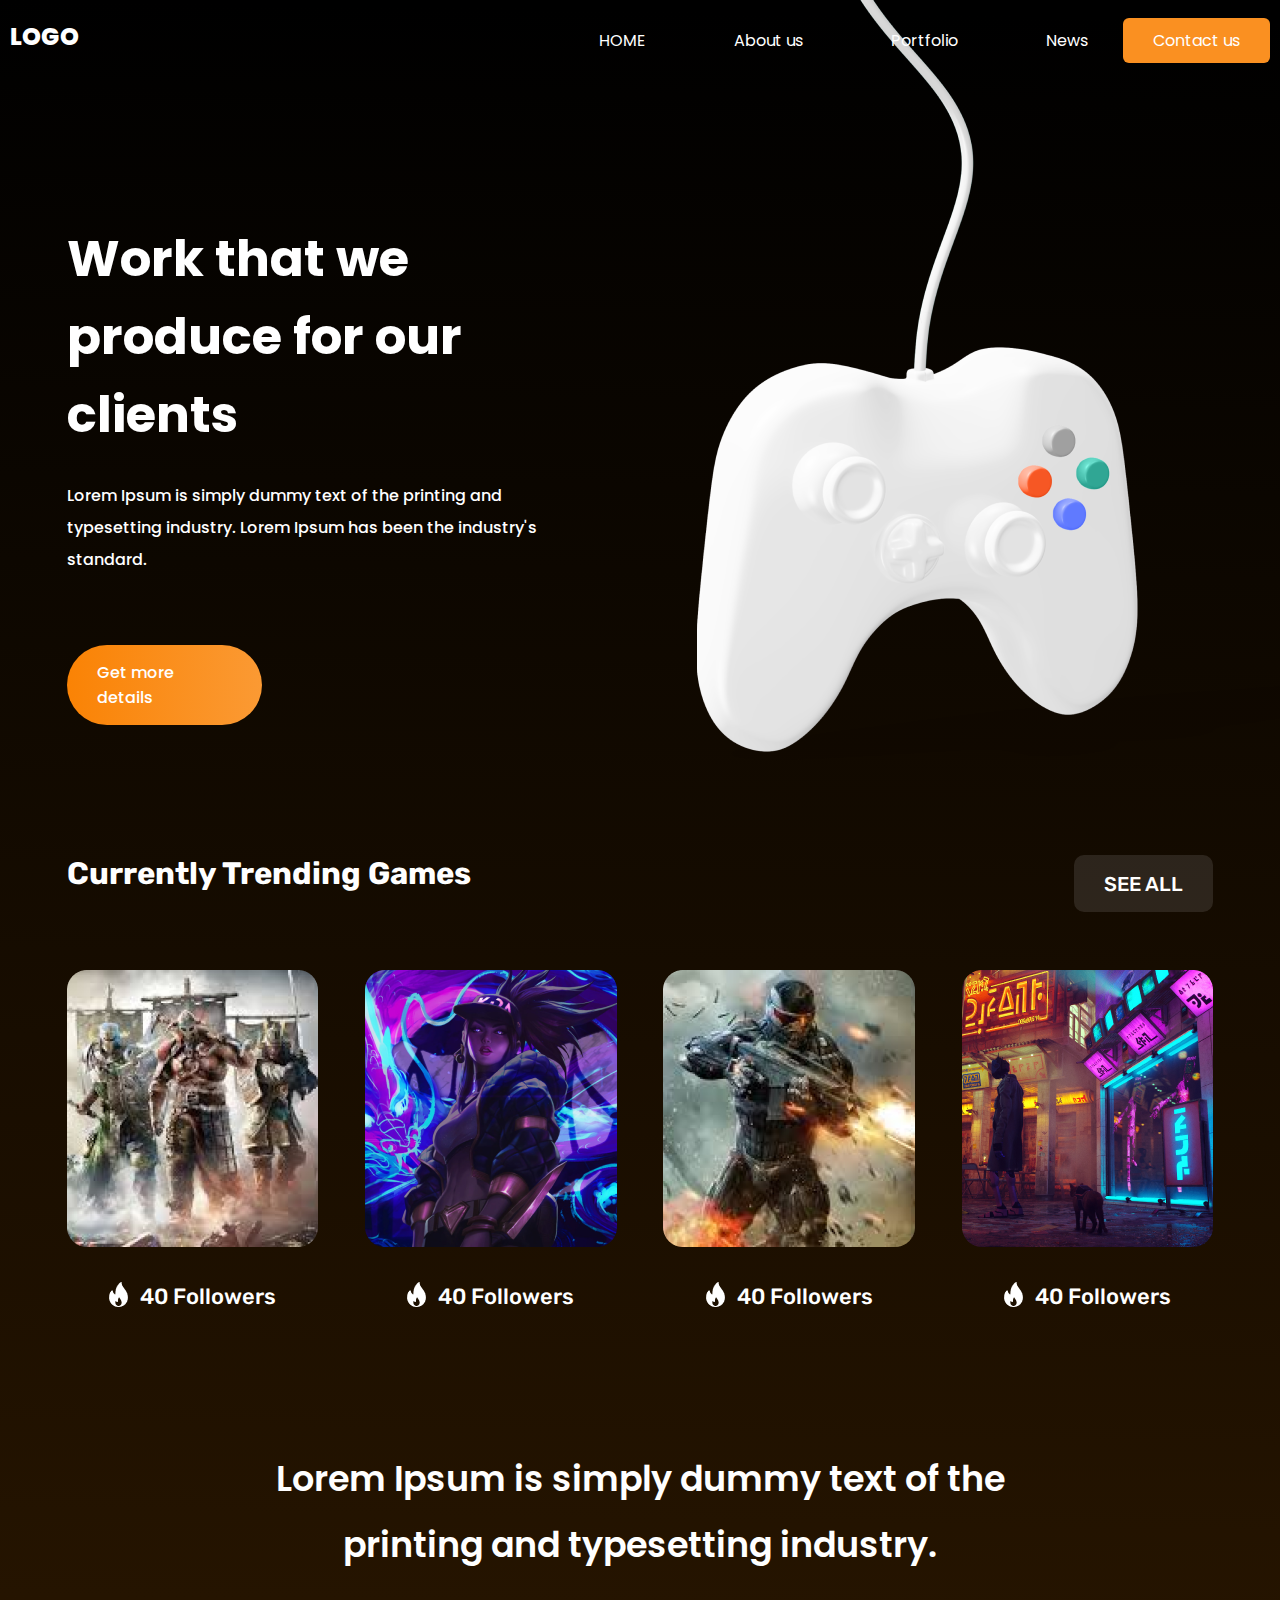
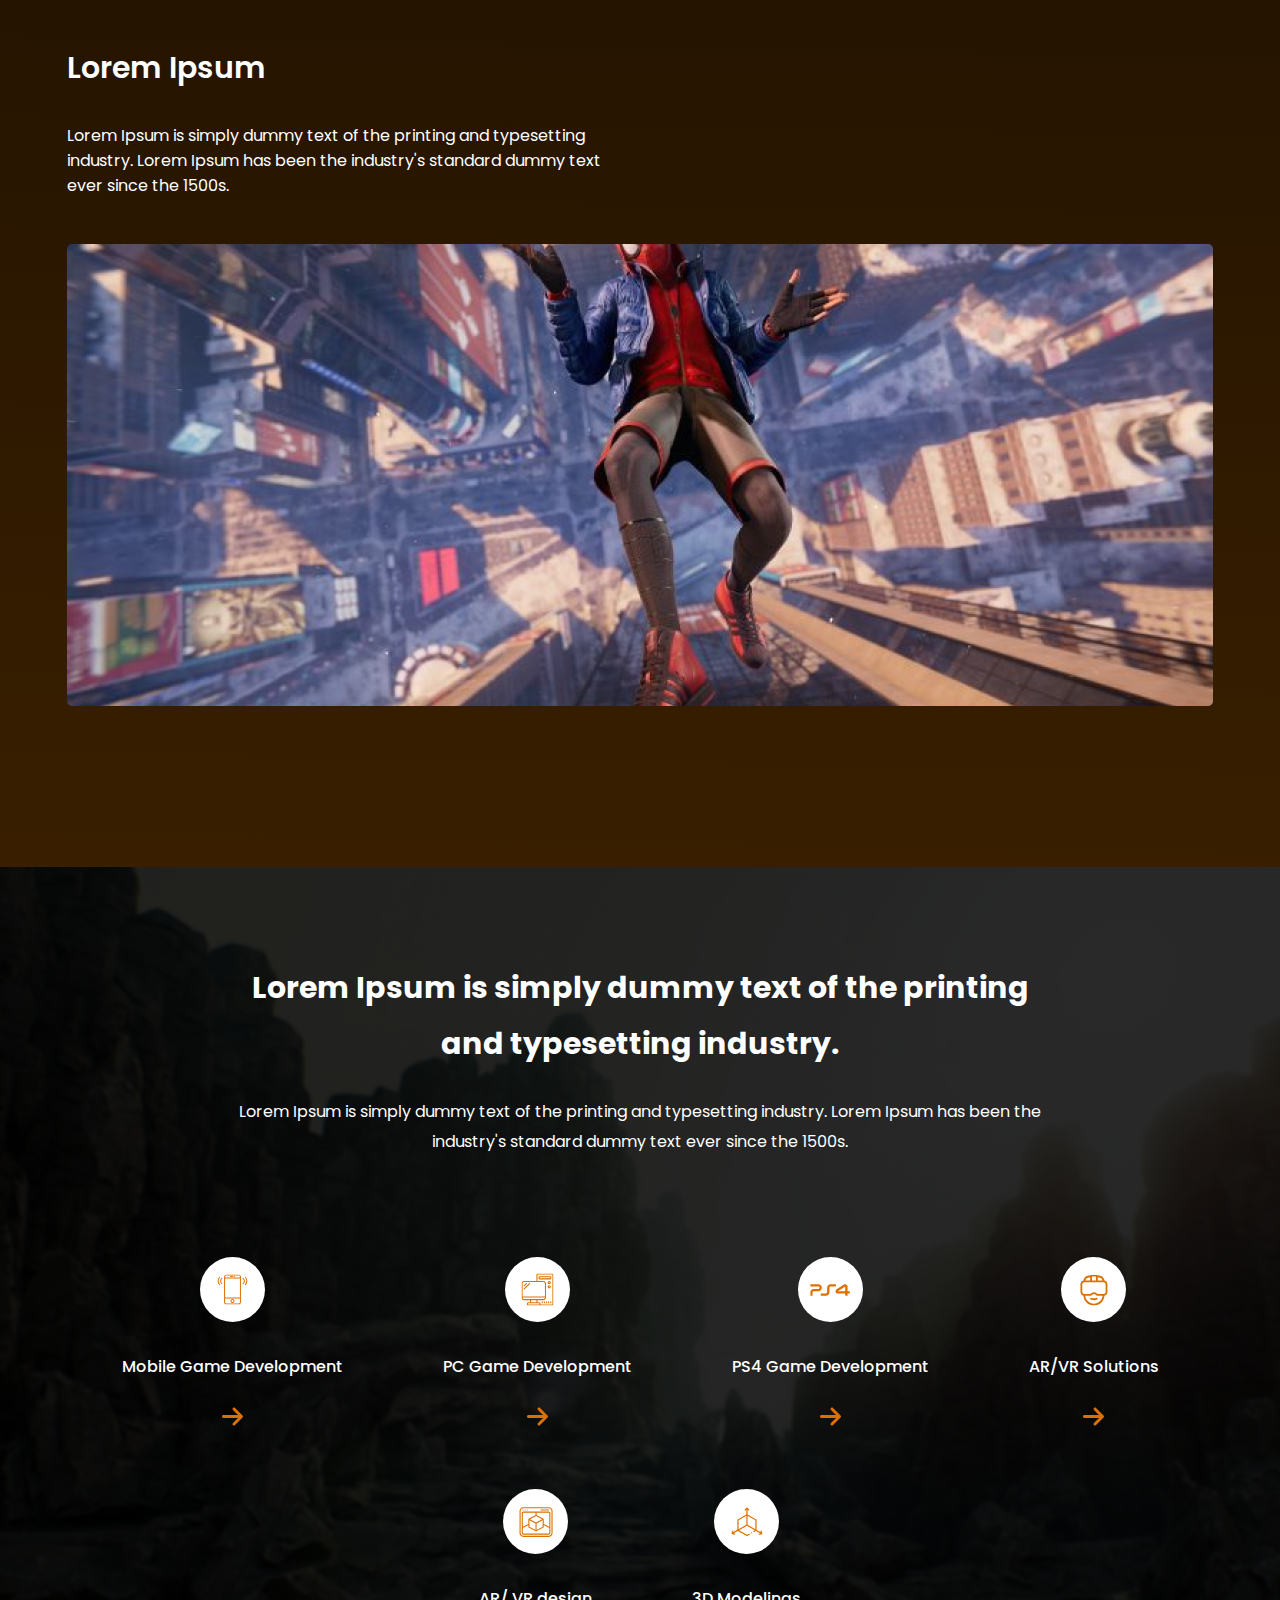
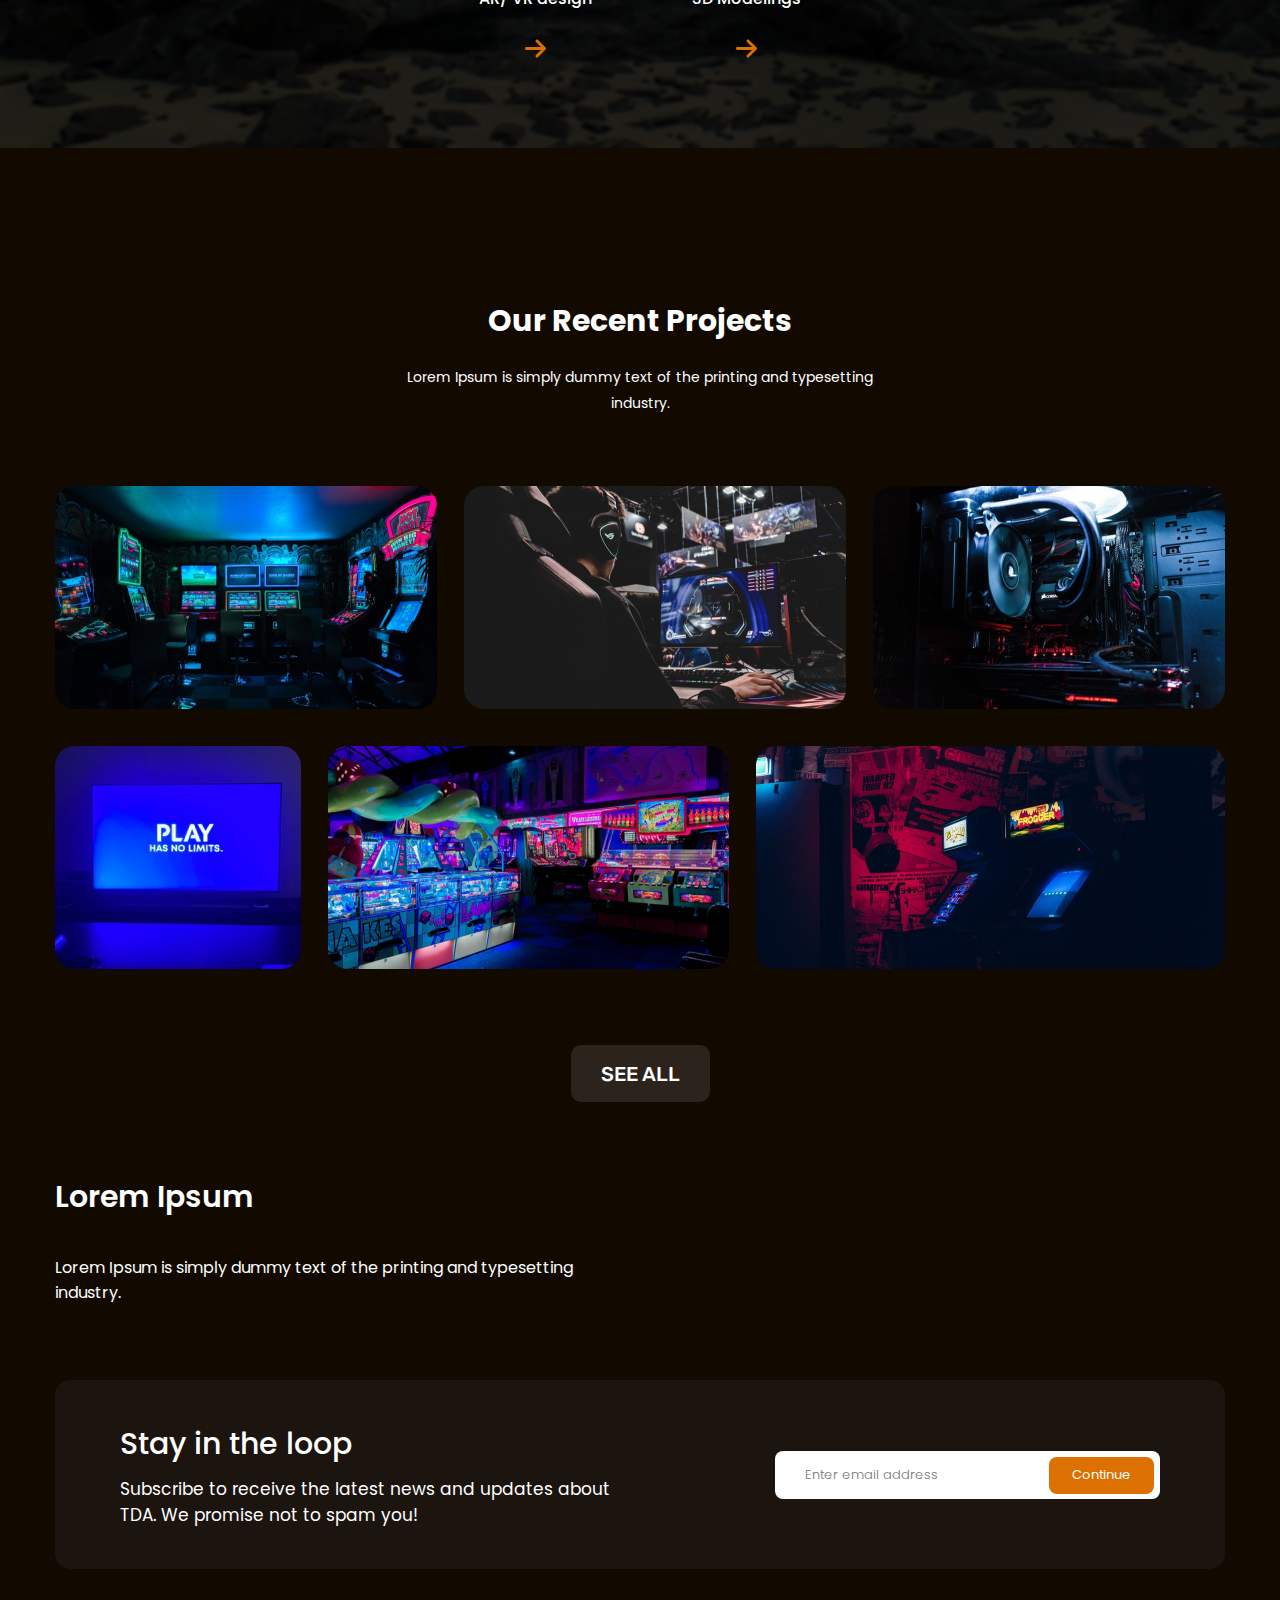
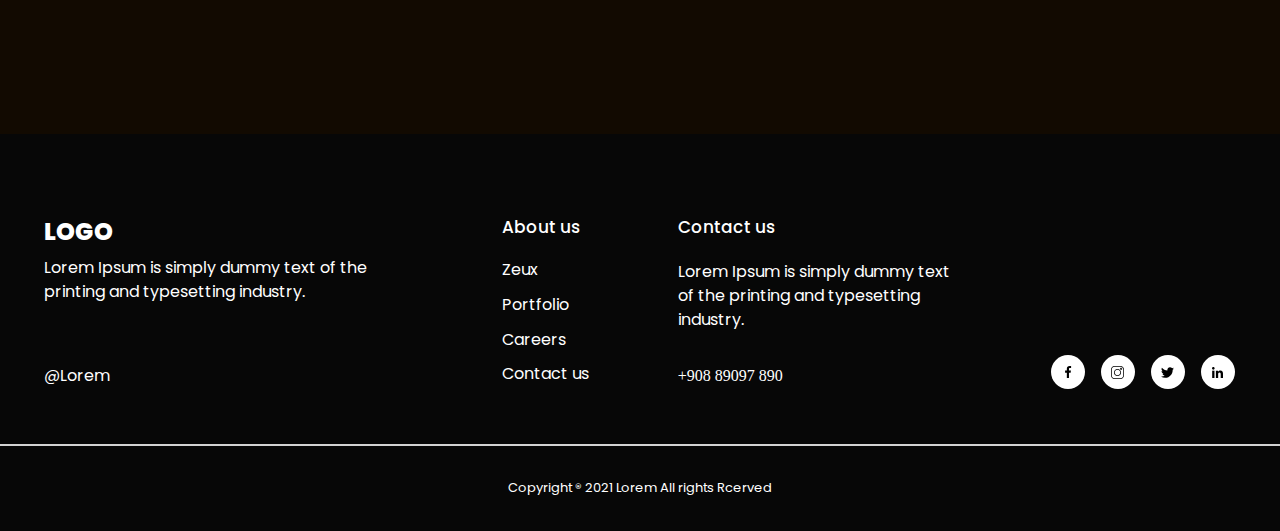
<file: index.html>
<!DOCTYPE html>
<html>
    <head>
        <title>Steam</title>
        <link rel="stylesheet" href="css/index.css" type="text/css">
        <link rel="preconnect" href="https://fonts.googleapis.com">
        <link rel="preconnect" href="https://fonts.gstatic.com" crossorigin>
        <link href="https://fonts.googleapis.com/css2?family=Poppins:wght@300;400;500;700;800&family=Rubik:wght@500;600;700&display=swap" rel="stylesheet">    
    </head>
    <body>
        <header class="header">
            <div class="container_external">
                <div>
                    <p class="logo">LOGO</p>
                </div>
                <nav class="container_internal">
                    <a href="index.html">HOME</a>
                    <a href="about_us.html">About us</a>
                    <a href="services.html">Portfolio</a>
                    <a href="#">News</a>
                    <a class="contact_us" href="#">Contact us</a>
                </nav>
            </div>
            <div class="container">
                <div class="bloc_work">
                    <h1 class="work">Work that we produce for our clients</h1>
                    <p class="work_text">Lorem Ipsum is simply dummy text of the printing and typesetting industry. Lorem Ipsum has been the industry's standard.</p>
                    <a class="get_more_details" href="#">Get more details</a>
                </div>
                <div class="joy_stick">
                    <img class ="img_joy_stick"src="img/img_home/work/joy_stick 1.png" alt="Error">
                </div>
            </div>
            <div class="container2">
                <div>
                    <h2 class="currently_trending_games">Currently Trending Games</h2>
                </div>
                <div>
                    <a class="see_all" href="#">SEE ALL</a>
                </div>
            </div>
            <div class="container_img">
                <div>
                    <img  src="img/img_home/fallowers/Rectangle 23.png" alt="Error">
                    <div class="fallowers">
                        <div>
                            <img class="fire" src="img/img_home/fallowers/fire.png" alt="Error">
                        </div>
                        <div>
                            <p class="a40_fallowers">40 Followers</p>
                        </div>
                    </div>
                </div>
                <div>
                    <img src="img/img_home/fallowers/Rectangle 24.png" alt="Error">
                    <div class="fallowers">
                        <div>
                            <img class="fire" src="img/img_home/fallowers/fire.png" alt="Error">
                        </div>
                        <div>
                            <p class="a40_fallowers">40 Followers</p>
                        </div>
                    </div>
                </div>
                <div>
                    <img  src="img/img_home/fallowers/Rectangle 25.png" alt="Error">
                    <div class="fallowers">
                        <div>
                            <img class="fire" src="img/img_home/fallowers/fire.png" alt="Error">
                        </div>
                        <div>
                            <p class="a40_fallowers">40 Followers</p>
                        </div>
                    </div>
                </div>
                <div>
                    <img src="img/img_home/fallowers/Rectangle 26.png" alt="Error">
                    <div class="fallowers">
                        <div>
                            <img class="fire" src="img/img_home/fallowers/fire.png" alt="Error">
                        </div>
                        <div>
                            <p class="a40_fallowers">40 Followers</p>
                        </div>
                    </div>
                </div>

            </div>
            <h2 class="lorem_ipsum_title">Lorem Ipsum is simply dummy text of the printing and typesetting industry.</h2>
            <h2 class="lorem_ipsum">Lorem Ipsum</h2>
            <div class="lorem_ipsum_description-wrapper">
                <p class="lorem_ipsum_description">Lorem Ipsum is simply dummy text of the printing and typesetting industry. Lorem Ipsum has been the industry's standard dummy text ever since the 1500s.</p>
                <img class="img-lorem-ipsum" src="img/img_home/lorem-ipsum/Rectangle 4.png" alt="Error">
            </div>
        </header>
        <main>
            <div class="wrapper">
                <h2 class="lorem-ipsum-wrapper">Lorem Ipsum is simply dummy text of the printing and typesetting industry.</h2>
                <p class="lorem_ipsum_description_wrapper">Lorem Ipsum is simply dummy text of the printing and typesetting industry. Lorem Ipsum has been the industry's standard dummy text ever since the 1500s.</p>
                <div class="container-game">
                    <div>
                        <div class="icon-wrapper">
                            <img class="icon-img" src="img/img_home/container-games/tel.svg" alt="Error">
                        </div>
                        <p class="text-icon">Mobile Game Development</p>
                        <img class="arrow" src="img/img_home/container-games/arrov.svg" alt="Error">
                    </div>     

                    <div>
                        <div class="icon-wrapper">
                            <img src="img/img_home/container-games/pc.svg" alt="Error">
                        </div>
                        <p class="text-icon">PC Game Development</p>
                        <img class="arrow" src="img/img_home/container-games/arrov.svg" alt="Error">
                    </div>

                    <div >
                        <div class="icon-wrapper">
                            <img src="img/img_home/container-games/ps4.svg" alt="Error">
                        </div>
                        <p class="text-icon">PS4 Game Development</p>
                        <img class="arrow" src="img/img_home/container-games/arrov.svg" alt="Error">
                    </div>

                    <div>
                        <div class="icon-wrapper">
                            <img src="img/img_home/container-games/vr-glasses.svg" alt="Error">
                        </div> 
                        <p class="text-icon">AR/VR Solutions</p>
                        <img class="arrow" src="img/img_home/container-games/arrov.svg" alt="Error">
                    </div>

                    <div>
                        <div class="icon-wrapper">
                            <img src="img/img_home/container-games/object.svg" alt="Error">
                        </div>
                        <p class="text-icon">AR/ VR design</p>
                        <img class="arrow" src="img/img_home/container-games/arrov.svg" alt="Error">
                    </div>

                    <div>
                        <div class="icon-wrapper">
                            <img src="img/img_home/container-games/object2.svg" alt="Error">
                        </div>
                        <p class="text-icon">3D Modelings</p>
                        <img class="arrow" src="img/img_home/container-games/arrov.svg" alt="Error">
                    </div>
                    
                </div>
            </div>
            <div class="wrapper2">
                <div>
                    <h2 class="our_recent_projects">Our Recent Projects</h2>
                    <p class="our_recent_projects_disc">Lorem Ipsum is simply dummy text of the printing and typesetting industry.</p>
                </div>
                <div class="container-project">
                    <div>
                        <img src="img/img_home/img-project/item1.png" alt="Error">
                    </div>
                    <div>
                        <img src="img/img_home/img-project/item2.png" alt="Error">
                    </div>
                    <div>
                        <img src="img/img_home/img-project/item3.png" alt="Error">
                    </div>
                    <div>
                        <img src="img/img_home/img-project/item4.png" alt="Error">
                    </div>
                    <div>
                        <img src="img/img_home/img-project/item5.png" alt="Error">
                    </div>
                    <div>
                        <img src="img/img_home/img-project/item6.png" alt="Error">
                    </div>
                </div>
                <a class="see_all center" href="#">SEE ALL</a>
                <h2 class="lorem_ipsum twy">Lorem Ipsum</h2>
                <div class="lorem_ipsum_description-twy">
                    <p class="lorem_ipsum_description">Lorem Ipsum is simply dummy text of the printing and typesetting industry.</p>
                </div>
                <div class="container-email">
                    <div class="email-block1">
                        <h2 class="stay_in_the_loop">Stay in the loop</h2>
                        <p class="description-stay_in_the-loop">Subscribe to receive the latest news and updates about TDA. We promise not to spam you! </p>
                    </div>
                    <form class='email-block2'>
                        <input class='email-search'type="email" placeholder="Enter email address">
                        <input class="email-submit"type="submit" value="Continue">
                    </form>
                    </div>
                </div> 
            </div>
        </main>
        <footer class="footer">
            <div class="footer__inner">
                <div class="footer__inner--col1">
                    <p class="logo">LOGO</p>
                    <p class="col1__text">
                        Lorem Ipsum is simply dummy text of the printing and typesetting industry. 
                    </p>
                    <span class="col1__subtitle">
                        @Lorem
                    </span>
                </div>
                <div class="footer__inner--col2">
                    <a href="#" class="col__link2">About us</a>
                    <div class="col2__bottom">
                        <a href="#" class="col__link">Zeux</a>
                        <a href="#" class="col__link">Portfolio</a>
                        <a href="#" class="col__link">Careers</a>
                        <a href="#" class="col__link">Contact us</a>
                    </div>
                </div>
                <div class="footer__inner--col3">
                    <a href="#" class="col__link3">Contact us</a>
                    <p class="col3__text">Lorem Ipsum is simply dummy text of the printing and typesetting industry. </p>
                    <a href="tel-90889097890">+908 89097 890</a>
                </div>
                <div class="footer__inner--col4">
                    <div class="col4__item">
                        <img src="img/img_home/footer/social/facebook.svg" alt="col4__item-img" class="col4__item-img">
                    </div>
                    <div class="col4__item">
                        <img src="img/img_home/footer/social/instagram.svg" alt="col4__item-img" class="col4__item-img">
                    </div>
                    <div class="col4__item">
                        <img src="img/img_home/footer/social/twitter.svg" alt="col4__item-img" class="col4__item-img">
                    </div>
                    <div class="col4__item">
                        <img src="img/img_home/footer/social/linkedin.svg" alt="col4__item-img" class="col4__item-img">
                    </div>
                </div>
            </div>
            <div>
                <div class="line_bottom_footer"></div>
                <p class="bottom_footer_text">Copyright ® 2021 Lorem All rights Rcerved</p>
            </div>
        </footer>
    </body>
</html>
</file>
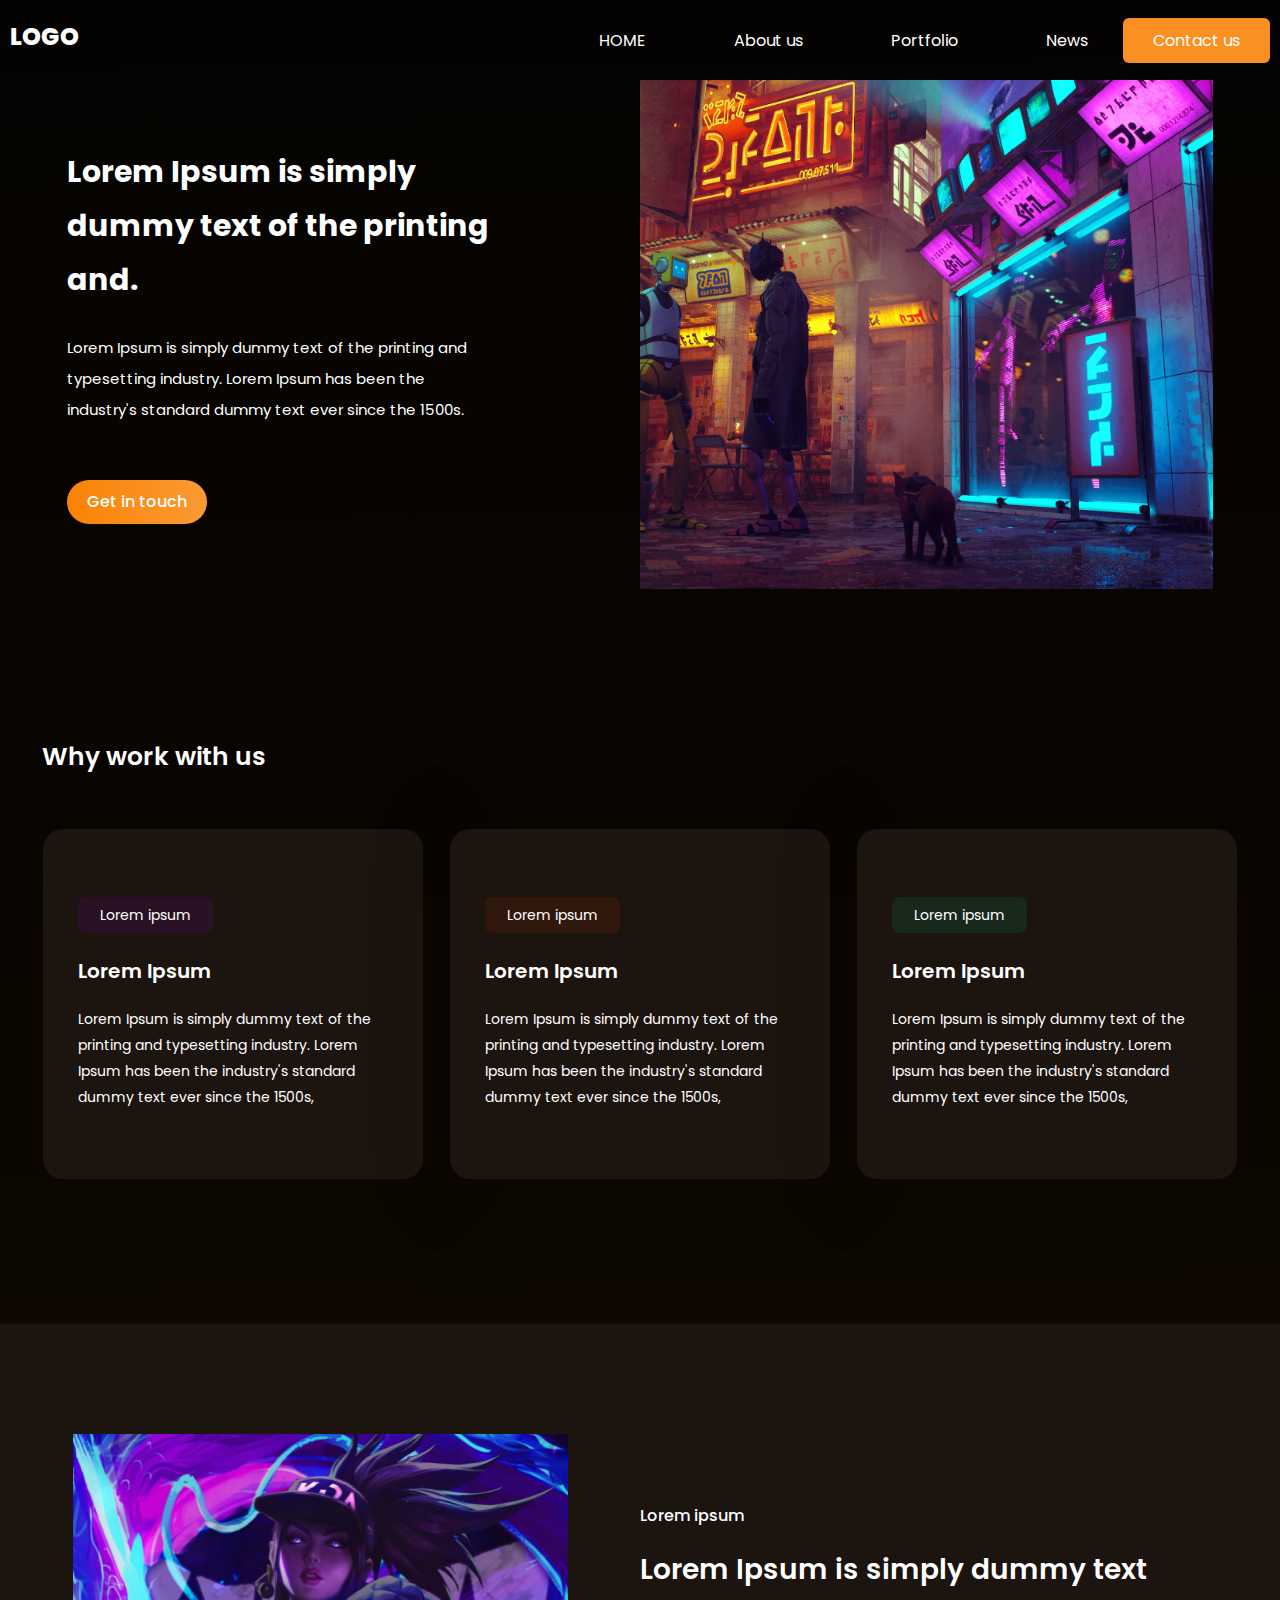
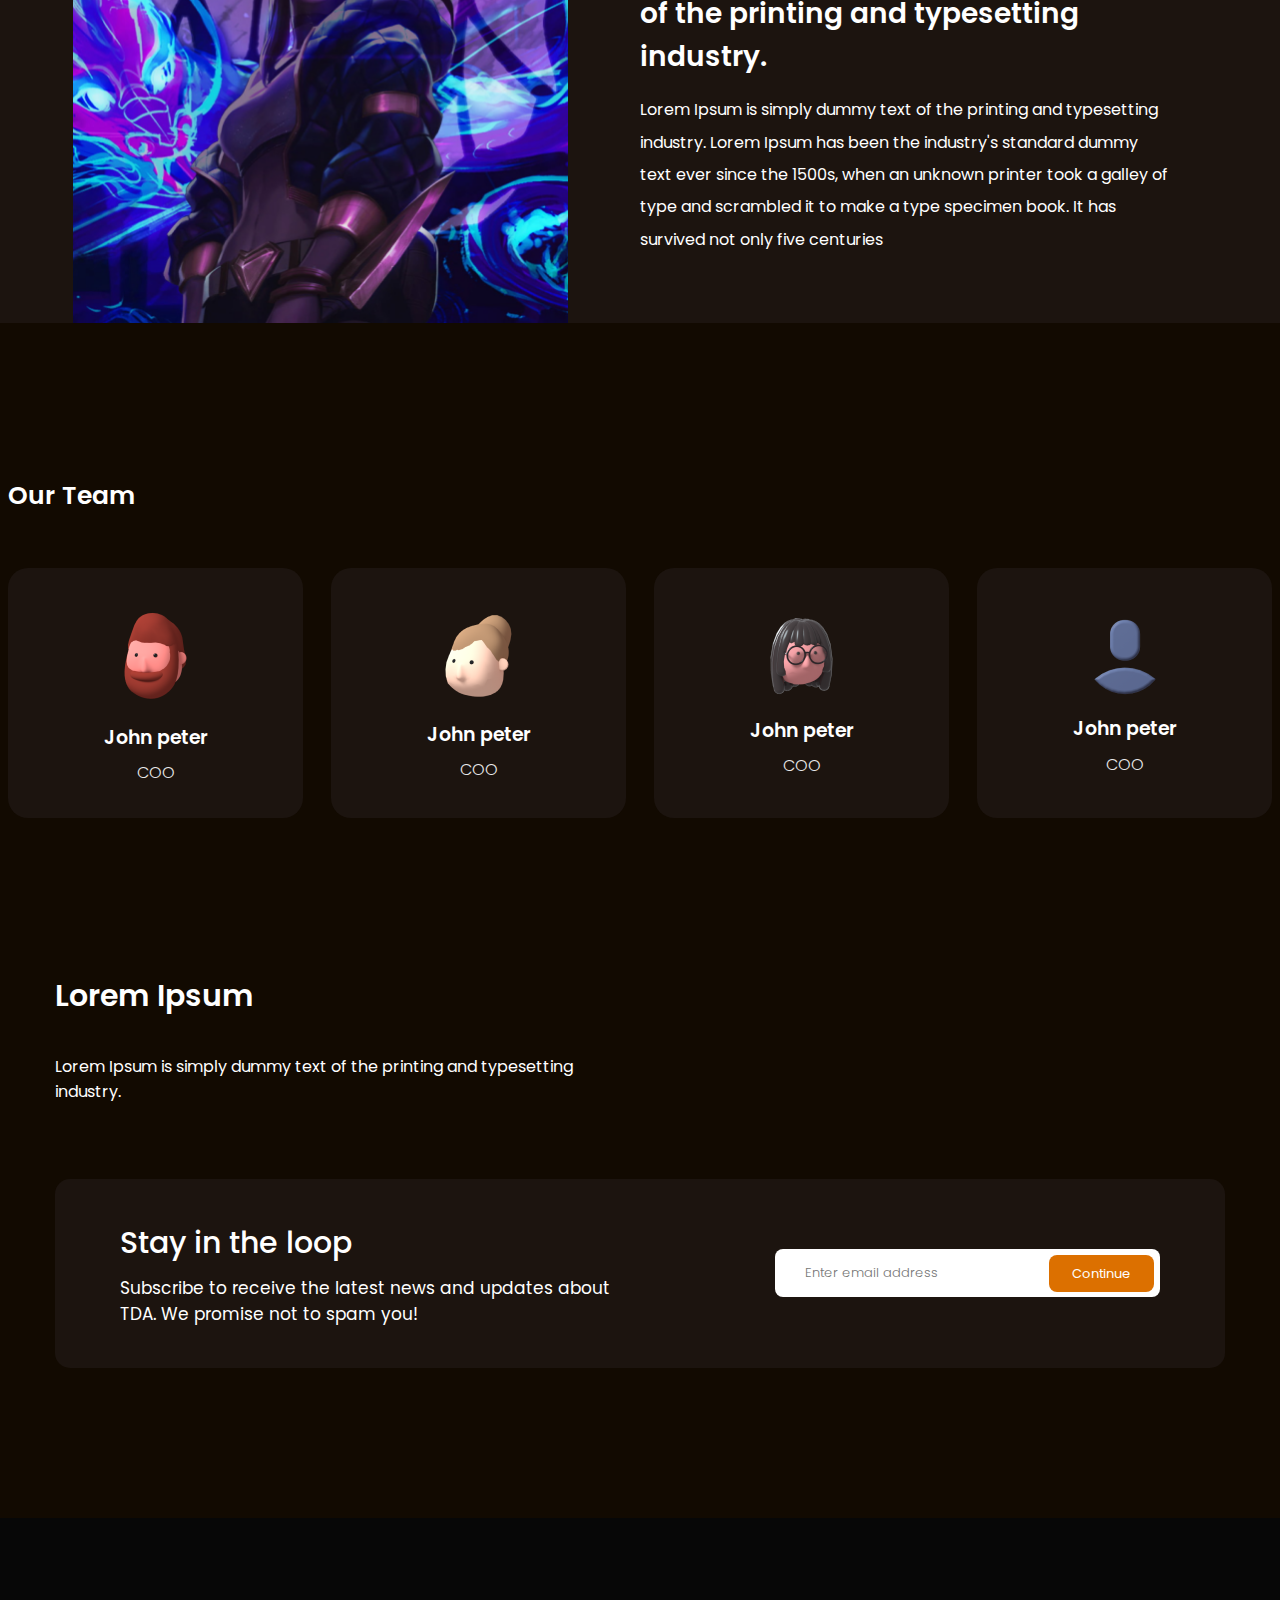
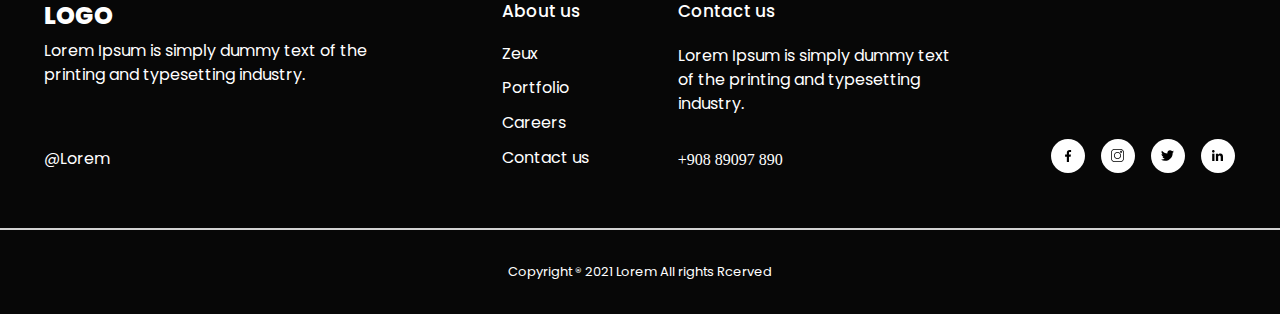
<file: about_us.html>
<!DOCTYPE html>
<html>
    <head>
        <title>Steam</title>
        <link rel="stylesheet" href="css/about_us.css" type="text/css">
        <link rel="preconnect" href="https://fonts.googleapis.com">
        <link rel="preconnect" href="https://fonts.gstatic.com" crossorigin>
        <link href="https://fonts.googleapis.com/css2?family=Poppins:wght@300;400;500;700;800&family=Rubik:wght@500;600;700&display=swap" rel="stylesheet">
    </head>
    <body>
        <header class="header">
            <div class="container_external">
                <div>
                    <p class="logo">LOGO</p>
                </div>
                <nav class="container_internal">
                    <a href="index.html">HOME</a>
                    <a href="about_us.html">About us</a>
                    <a href="services.html">Portfolio</a>
                    <a href="#">News</a>
                    <a class="contact_us" href="#">Contact us</a>
                </nav>
            </div>
            <div class="get">
                <div class="get_inner">
                    <div class="get_left">
                        <h2 class="get_left-title">
                            Lorem Ipsum is simply dummy text of the printing and.
                        </h2>
                        <p class="get_left-text">
                            Lorem Ipsum is simply dummy text of the printing and typesetting industry. Lorem Ipsum has been the industry's standard dummy text ever since the 1500s.
                        </p>
                        <a href="#" class="get_left-link">Get in touch</a>
                    </div>
                    <div class="get_right">
                        <img class="get_right-img" src="img/img_about_us/get/get.png" alt="get">
                    </div>
                </div>
            </div>
            <div class="why">
                <div class="why__inner">
                    <h3 class="why_title">
                        Why work with us
                    </h3>
                    <div class="why_cards">
                        <div class="card">
                            <a href="#" class="card__link">Lorem ipsum</a>
                            <h3 class="card__title">Lorem Ipsum</h3>
                            <p class="card__text">
                                Lorem Ipsum is simply dummy text of the printing and typesetting industry. 
                                Lorem Ipsum has been the industry's standard dummy text ever since the 1500s,
                            </p>
                        </div>
                        <div class="card">
                            <a href="#" class="card__link brown">Lorem ipsum</a>
                            <h3 class="card__title">Lorem Ipsum</h3>
                            <p class="card__text">
                                Lorem Ipsum is simply dummy text of the printing and typesetting industry. 
                                Lorem Ipsum has been the industry's standard dummy text ever since the 1500s,
                            </p>
                        </div>
                        <div class="card">
                            <a href="#" class="card__link green">Lorem ipsum</a>
                            <h3 class="card__title">Lorem Ipsum</h3>
                            <p class="card__text">
                                Lorem Ipsum is simply dummy text of the printing and typesetting industry. 
                                Lorem Ipsum has been the industry's standard dummy text ever since the 1500s,
                            </p>
                        </div>
                    </div>
                </div>
            </div>
            <div class="kda">
                <div class="kda__inner">
                    <div class="kda__left">
                        <img src="img/img_about_us/kda/kda.png" alt="kda" class="kda__img">
                    </div>
                    <div class="kda__right">
                        <h3 class="kda__subtitle">Lorem ipsum</h3>
                        <h2 class="kda__title">Lorem Ipsum is simply dummy text of the printing and typesetting industry. </h2>
                        <p class="kda__text">Lorem Ipsum is simply dummy text of the printing and typesetting industry. 
                            Lorem Ipsum has been the industry's standard dummy text ever since the 1500s, 
                            when an unknown printer took a galley of type and scrambled it to make a type specimen book.
                            It has survived not only five centuries</p>
                    </div>
                </div>
            </div>
            <div class="team">
                <div class="team__inner">
                    <h3 class="team__title">Our Team</h3>
                    <div class="team__cards">
                        <div class="team__cards--item">
                            <img src="img/img_about_us/team/humans/person1.png" alt="human" class="card__human">
                            <h3 class="team__cards--title">John peter</h3>  
                            <span class="team__cards--subtitle">COO</span>
                        </div>
                        <div class="team__cards--item">
                            <img src="img/img_about_us/team/humans/person2.png" alt="human" class="card__human">
                            <h3 class="team__cards--title">John peter</h3>  
                            <span class="team__cards--subtitle">COO</span>
                        </div>
                        <div class="team__cards--item">
                            <img src="img/img_about_us/team/humans/person3.png" alt="human" class="card__human">
                            <h3 class="team__cards--title">John peter</h3>  
                            <span class="team__cards--subtitle">COO</span>
                        </div>
                        <div class="team__cards--item">
                            <img src="img/img_about_us/team/humans/person4.png" alt="human" class="card__human">
                            <h3 class="team__cards--title">John peter</h3>  
                            <span class="team__cards--subtitle">COO</span>
                        </div>
                    </div>
                </div>
                <h2 class="lorem_ipsum twy">Lorem Ipsum</h2>
                <div class="lorem_ipsum_description-twy">
                    <p class="lorem_ipsum_description">Lorem Ipsum is simply dummy text of the printing and typesetting industry.</p>
                </div>
                <div class="container-email">
                    <div class="email-block1">
                        <h2 class="stay_in_the_loop">Stay in the loop</h2>
                        <p class="description-stay_in_the-loop">Subscribe to receive the latest news and updates about TDA. We promise not to spam you! </p>
                    </div>
                    <form class='email-block2'>
                        <input class='email-search'type="email" placeholder="Enter email address">
                        <input class="email-submit"type="submit" value="Continue">
                    </form>
                    </div>
                </div> 
            </div>
        </header>
        <footer class="footer">
            <div class="footer__inner">
                <div class="footer__inner--col1">
                    <p class="logo">LOGO</p>
                    <p class="col1__text">
                        Lorem Ipsum is simply dummy text of the printing and typesetting industry. 
                    </p>
                    <span class="col1__subtitle">
                        @Lorem
                    </span>
                </div>
                <div class="footer__inner--col2">
                    <a href="#" class="col__link2">About us</a>
                    <div class="col2__bottom">
                        <a href="#" class="col__link">Zeux</a>
                        <a href="#" class="col__link">Portfolio</a>
                        <a href="#" class="col__link">Careers</a>
                        <a href="#" class="col__link">Contact us</a>
                    </div>
                </div>
                <div class="footer__inner--col3">
                    <a href="#" class="col__link3">Contact us</a>
                    <p class="col3__text">Lorem Ipsum is simply dummy text of the printing and typesetting industry. </p>
                    <a href="tel-90889097890">+908 89097 890</a>
                </div>
                <div class="footer__inner--col4">
                    <div class="col4__item">
                        <img src="img/img_home/footer/social/facebook.svg" alt="col4__item-img" class="col4__item-img">
                    </div>
                    <div class="col4__item">
                        <img src="img/img_home/footer/social/instagram.svg" alt="col4__item-img" class="col4__item-img">
                    </div>
                    <div class="col4__item">
                        <img src="img/img_home/footer/social/twitter.svg" alt="col4__item-img" class="col4__item-img">
                    </div>
                    <div class="col4__item">
                        <img src="img/img_home/footer/social/linkedin.svg" alt="col4__item-img" class="col4__item-img">
                    </div>
                </div>
            </div>
            <div>
                <div class="line_bottom_footer"></div>
                <p class="bottom_footer_text">Copyright ® 2021 Lorem All rights Rcerved</p>
            </div>
        </footer>
    </body>
</html>
</file>
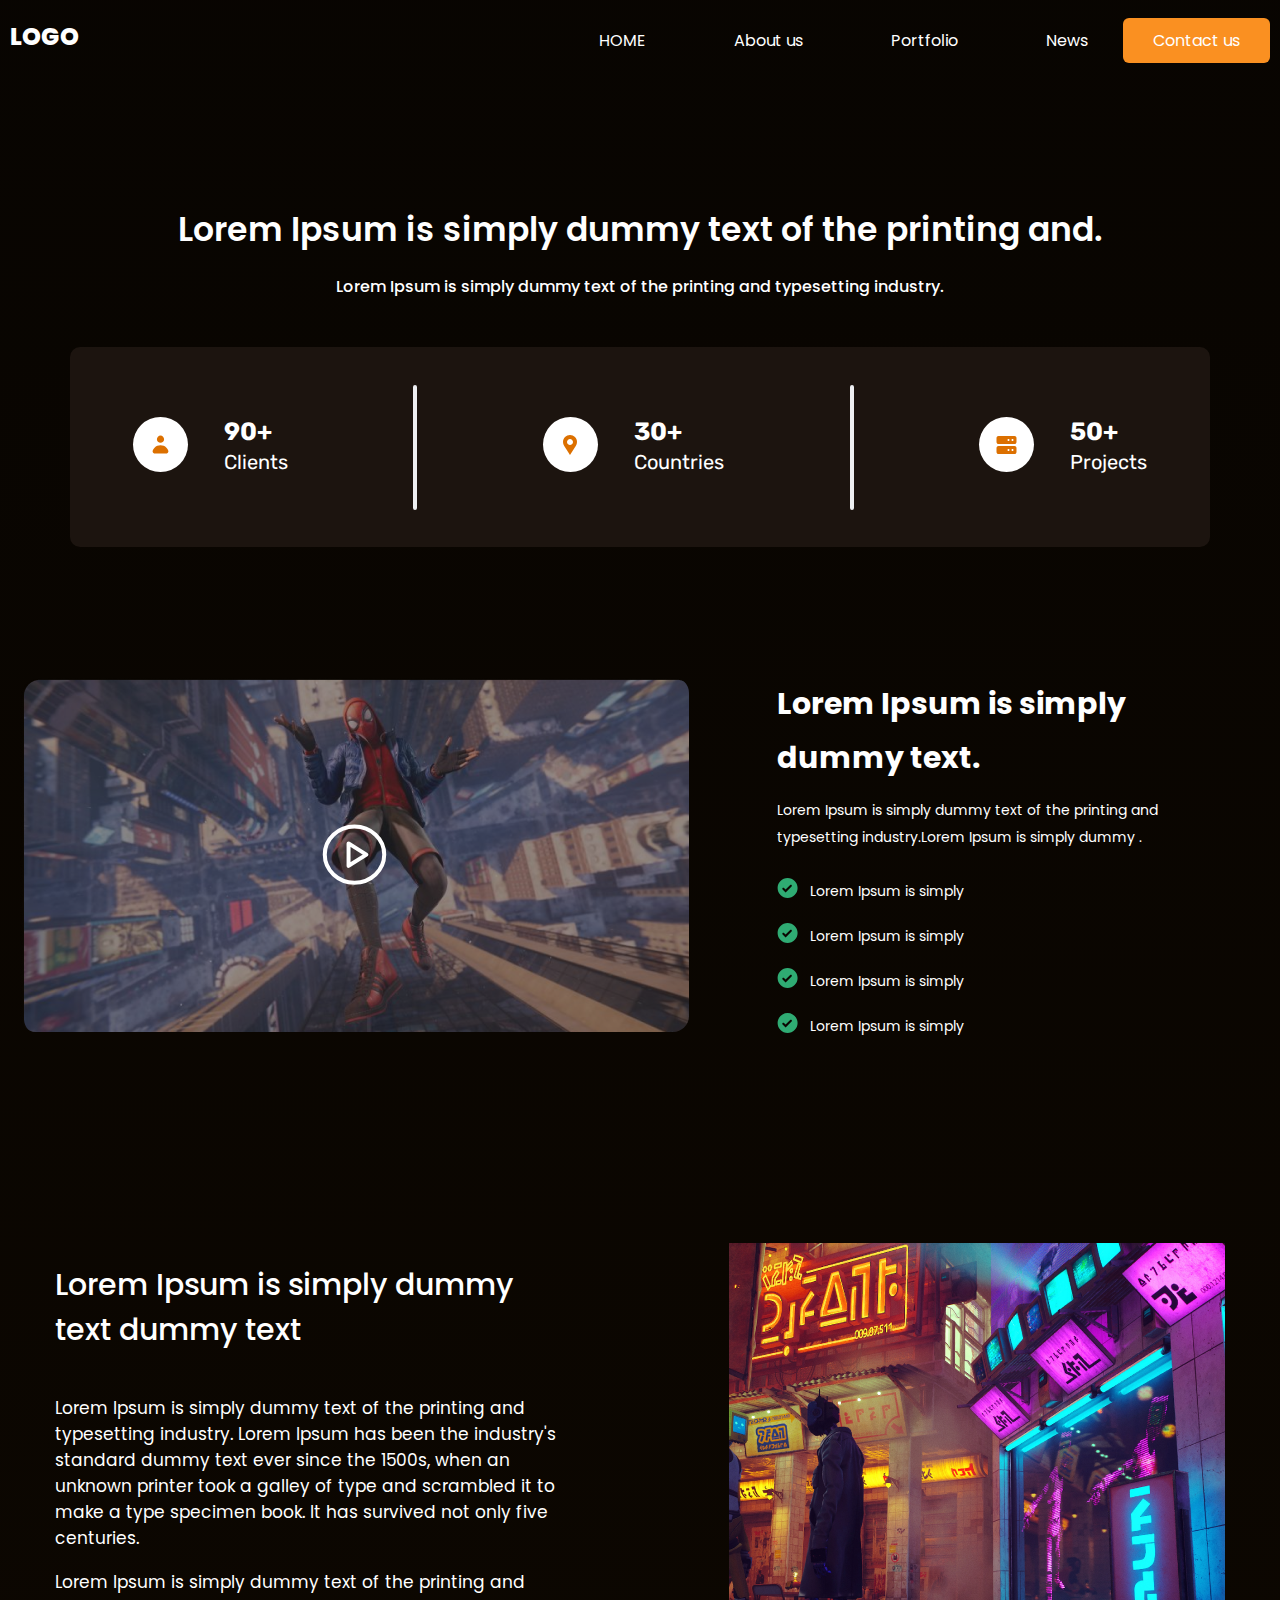
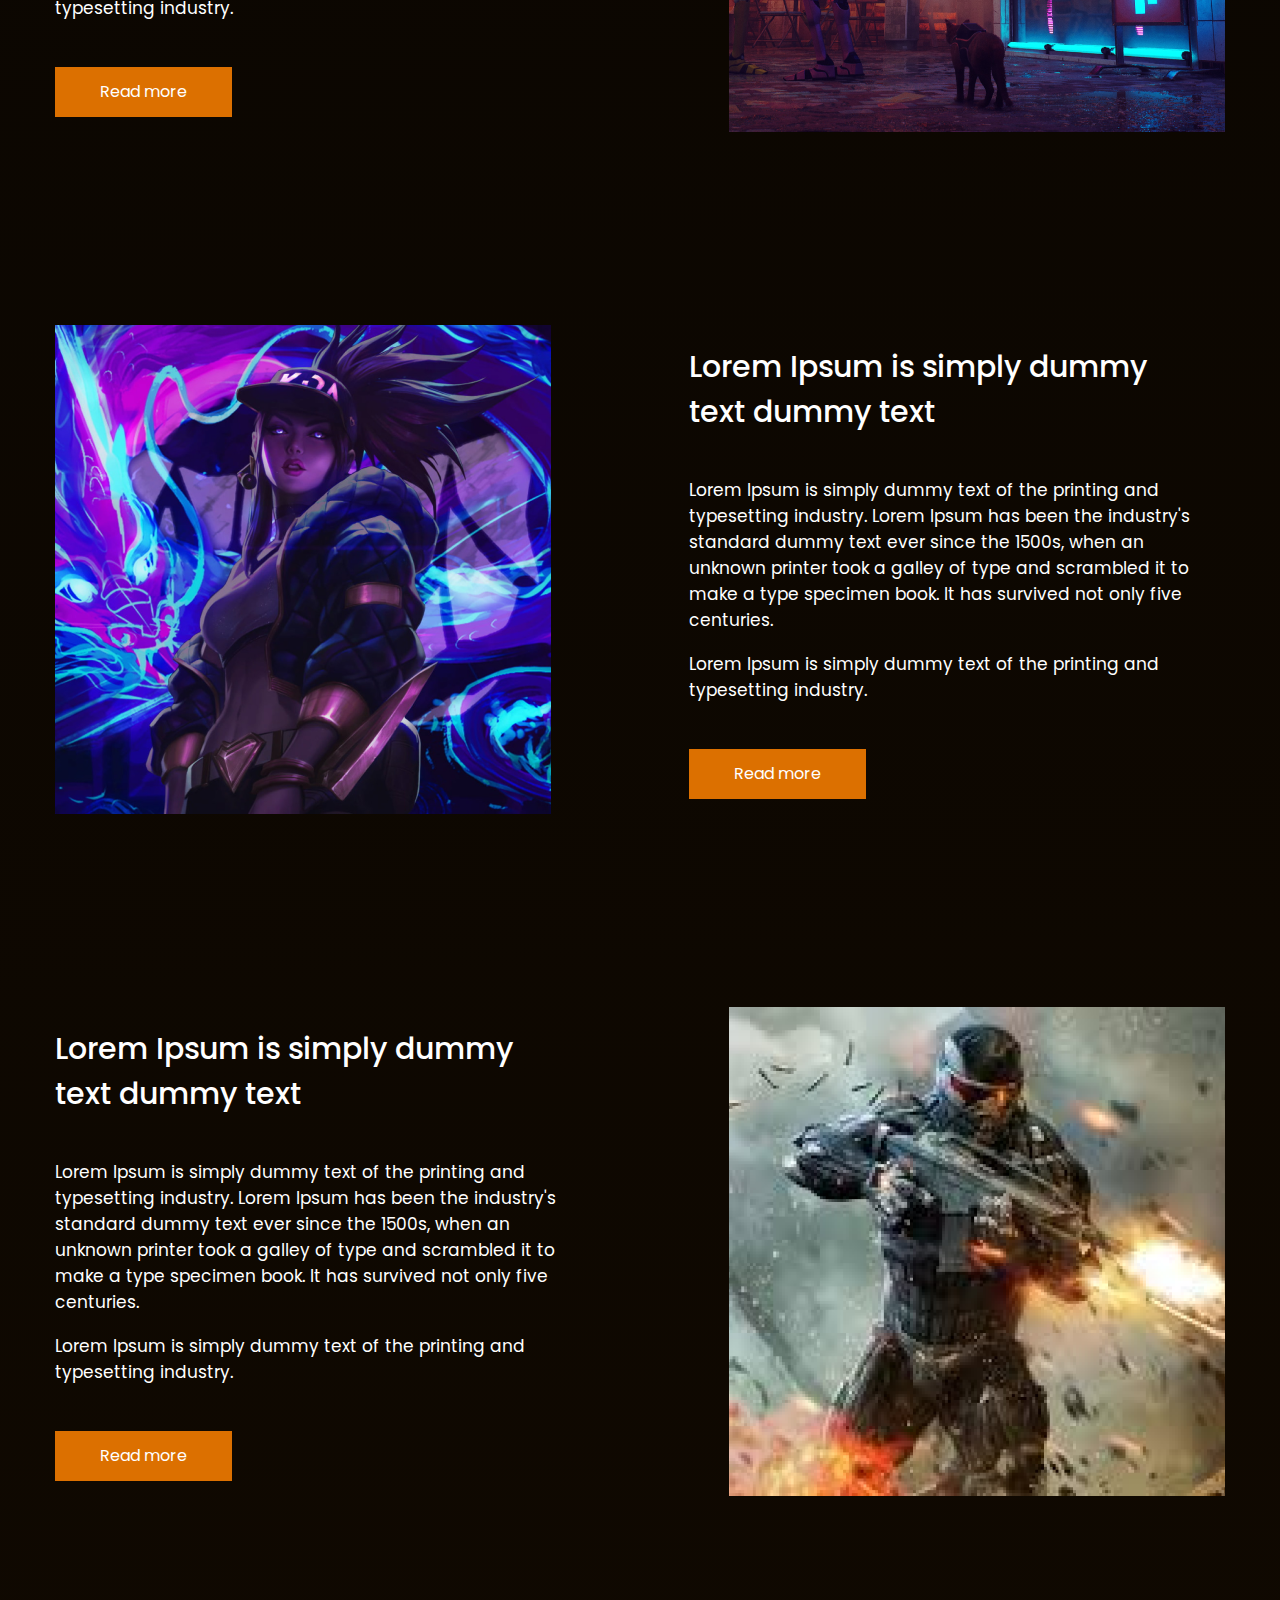
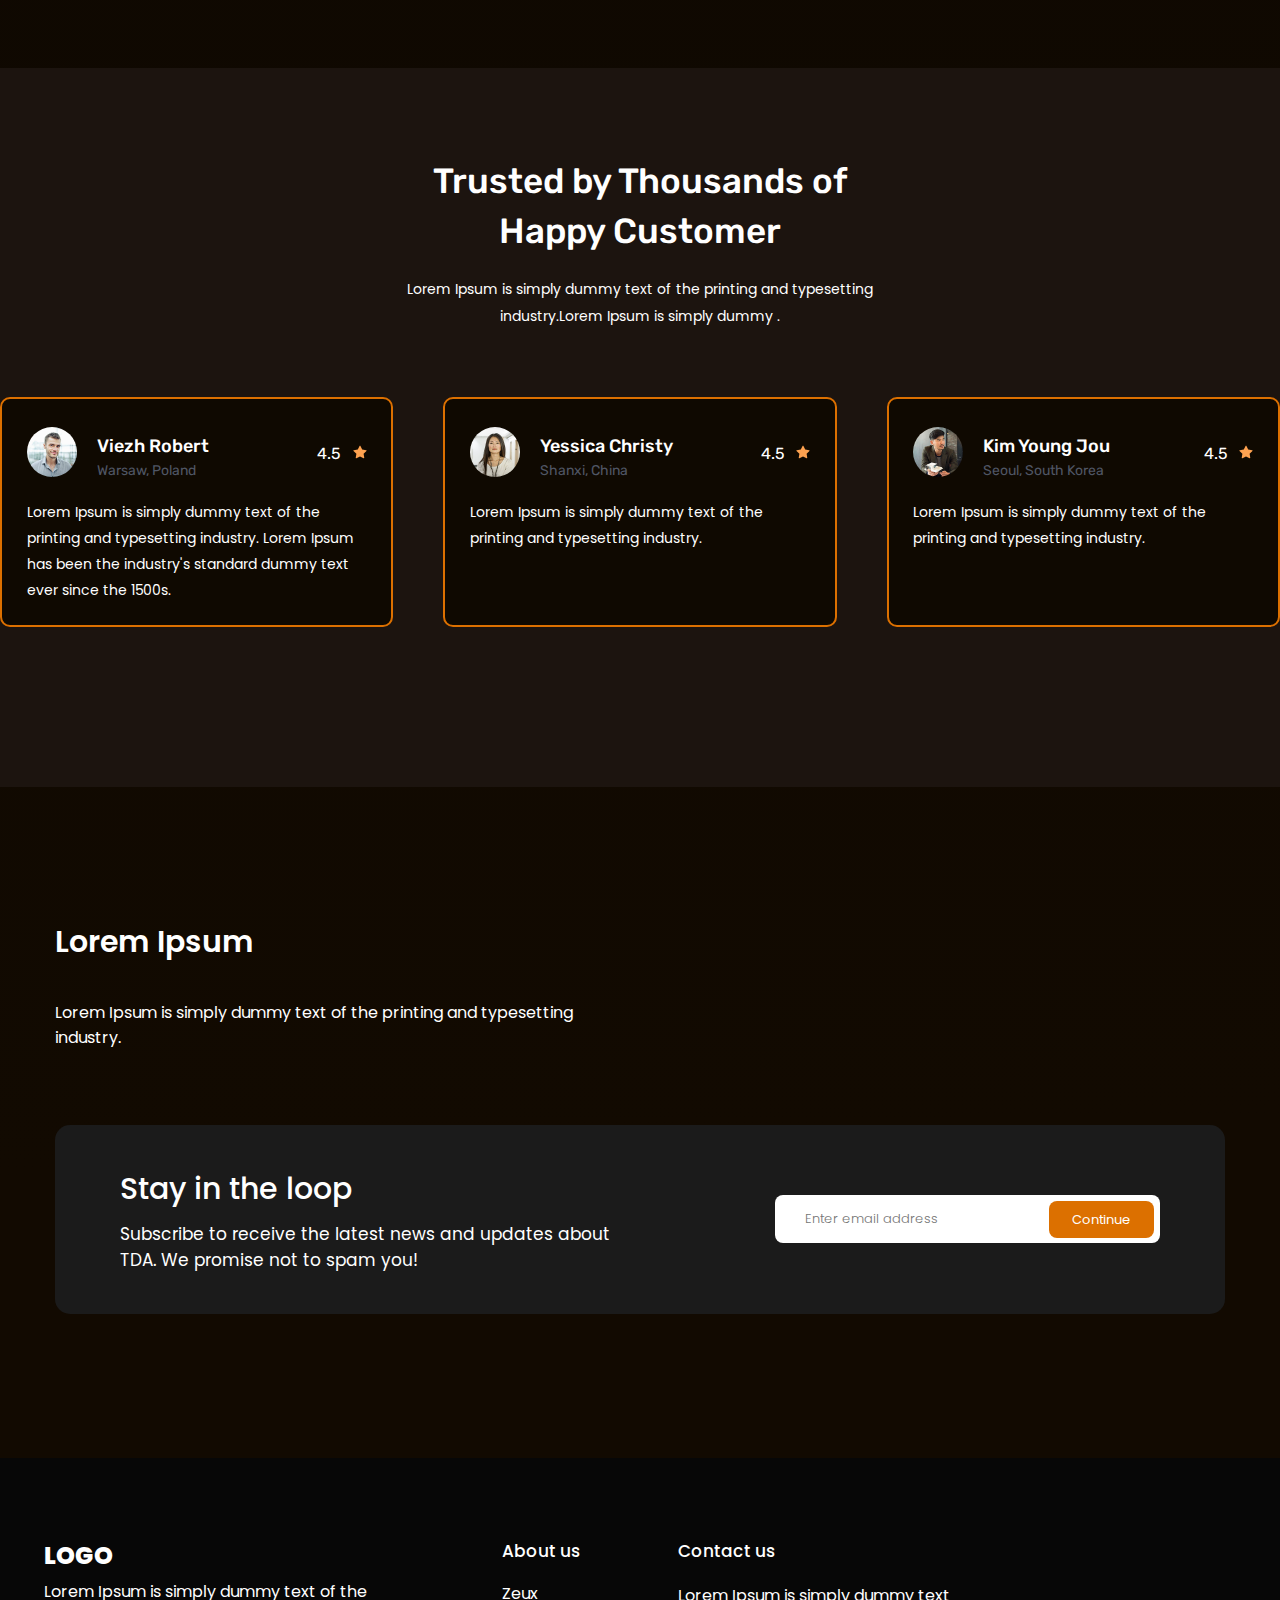
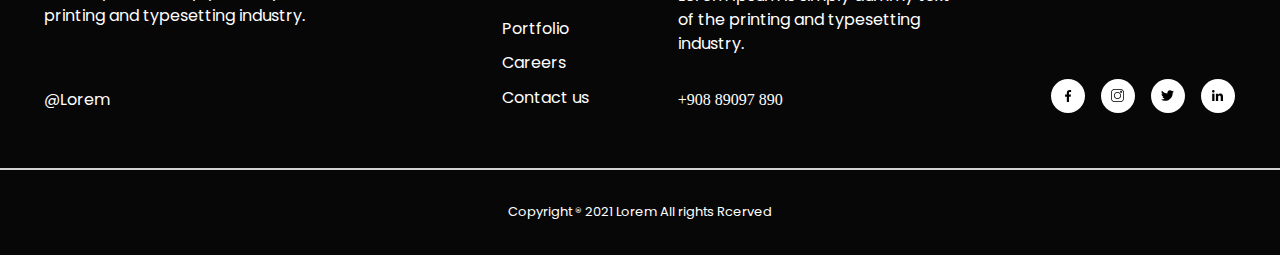
<file: services.html>
<!DOCTYPE html>
<html>
    <head>
        <title>Steam</title>
        <link rel="stylesheet" href="css/services.css" type="text/css">
        <link rel="preconnect" href="https://fonts.googleapis.com">
        <link rel="preconnect" href="https://fonts.gstatic.com" crossorigin>
        <link href="https://fonts.googleapis.com/css2?family=Poppins:wght@300;400;500;700;800&family=Rubik:wght@500;600;700&display=swap" rel="stylesheet">    
    </head>
    <body>
        <header class="header">
            <div class="container_external">
                <div>
                    <p class="logo">LOGO</p>
                </div>
                <nav class="container_internal">
                    <a href="index.html">HOME</a>
                    <a href="about_us.html">About us</a>
                    <a href="services.html">Portfolio</a>
                    <a href="#">News</a>
                    <a class="contact_us" href="#">Contact us</a>
                </nav>
            </div>
            <div>
                <h1 class="title-lorem-header">Lorem Ipsum is simply dummy text of the printing and.</h1>
                <p class="script-lorem-header">Lorem Ipsum is simply dummy text of the printing and typesetting industry.</p>
            </div>
            <div class="container-header">
                <div class="container-header-internal">
                    <div class="background-color-white">
                        <img src="img/img_services.html/header/container-header/Vector1.svg" alt="Error">
                    </div>
                    <div>
                        <h2 class="title-icon">90+</h2>
                        <p class="script-icon">Clients</p>
                    </div>
                </div>
                <div class="line-container">

                </div>
                <div class="container-header-internal">
                    <div class="background-color-white">
                        <img src="img/img_services.html/header/container-header/Vector2.svg" alt="Error">
                    </div>
                    <div>
                        <h2 class="title-icon">30+</h2>
                        <p class="script-icon">Countries</p>
                    </div>
                </div>
                <div class="line-container">

                </div>
                <div class="container-header-internal">
                    <div class="background-color-white">
                        <img src="img/img_services.html/header/container-header/Vector3.svg" alt="Error">
                    </div>
                    <div>
                        <h2 class="title-icon">50+</h2>
                        <p class="script-icon">Projects</p>
                    </div>
                </div>
            </div>
            <div class="wrapper">
                <div class="container-video">
                    <div class="background-img-video">
                        <img src="img/img_services.html/container-video/Icon - Play.svg" alt="Error">
                    </div>
                    <div>
                        <h2 class="title-video">Lorem Ipsum is simply dummy text.</h2>
                        <p class="script-video">Lorem Ipsum is simply dummy text of the printing and typesetting industry.Lorem Ipsum is simply dummy .</p>
                        <div class="container-video-item">
                            <div>
                                <img src="img/img_services.html/container-video/galochka.svg" alt="Error">
                            </div>
                            <div>
                                <p class="script-galochka">Lorem Ipsum is simply</p>
                            </div>
                        </div>
                        <div class="container-video-item">
                            <div>
                                <img src="img/img_services.html/container-video/galochka.svg" alt="Error">
                            </div>
                            <div>
                                <p class="script-galochka">Lorem Ipsum is simply</p>
                            </div>
                        </div>
                        <div class="container-video-item">
                            <div>
                                <img src="img/img_services.html/container-video/galochka.svg" alt="Error">
                            </div>
                            <div>
                                <p class="script-galochka">Lorem Ipsum is simply</p>
                            </div>
                        </div>
                        <div class="container-video-item">
                            <div>
                                <img src="img/img_services.html/container-video/galochka.svg" alt="Error">
                            </div>
                            <div>
                                <p class="script-galochka">Lorem Ipsum is simply</p>
                            </div>
                        </div>
                    </div>
                </div>
                <div class="container_item1">
                    <div>
                        <h2 class="title-item1">Lorem Ipsum is simply dummy text dummy text </h2>
                        <p class="script-item1">Lorem Ipsum is simply dummy text of the printing and typesetting industry.
                             Lorem Ipsum has been the industry's standard dummy text ever since the 1500s,
                              when an unknown printer took a galley of type and scrambled it to make a type specimen book.
                               It has survived not only five centuries.</p>
                        <p class="script2-item1">Lorem Ipsum is simply dummy text of the printing and typesetting industry.</p>
                        <a class="link-item1" href="#">Read more</a>
                    </div>
                    <div>
                        <img class="img-item1"src="img/img_services.html/container-items/item1.png" alt="Error">
                    </div>
                </div>
                <div class="container_item1">
                    <div>
                        <img class="img-item2"src="img/img_services.html/container-items/item2.png" alt="Error">
                    </div>
                    <div>
                        <h2 class="title-item1">Lorem Ipsum is simply dummy text dummy text </h2>
                        <p class="script-item1">Lorem Ipsum is simply dummy text of the printing and typesetting industry.
                             Lorem Ipsum has been the industry's standard dummy text ever since the 1500s,
                              when an unknown printer took a galley of type and scrambled it to make a type specimen book.
                               It has survived not only five centuries.</p>
                        <p class="script2-item1">Lorem Ipsum is simply dummy text of the printing and typesetting industry.</p>
                        <a class="link-item1" href="#">Read more</a>
                    </div>
                </div>
                <div class="container_item1 x">
                    <div>
                        <h2 class="title-item1">Lorem Ipsum is simply dummy text dummy text </h2>
                        <p class="script-item1">Lorem Ipsum is simply dummy text of the printing and typesetting industry.
                             Lorem Ipsum has been the industry's standard dummy text ever since the 1500s,
                              when an unknown printer took a galley of type and scrambled it to make a type specimen book.
                               It has survived not only five centuries.</p>
                        <p class="script2-item1">Lorem Ipsum is simply dummy text of the printing and typesetting industry.</p>
                        <a class="link-item1" href="#">Read more</a>
                    </div>
                    <div>
                        <img class="img-item1"src="img/img_services.html/container-items/item3.png" alt="Error">
                    </div>
                </div>
                <div class="wrapper2">
                    <h2 class="wrapper2-title">Trusted by Thousands of Happy Customer</h2>
                    <p class="wrapper2-script">Lorem Ipsum is simply dummy text of the printing and typesetting industry.Lorem Ipsum is simply dummy .</p>
                    <div class="container-reviews">
                        <div class="block-reviews">
                            <div class="block-revies-inner">
                                <div class="content1">
                                    <div>
                                        <img src="img/img_services.html/reviews/people1.svg" alt="Error">
                                    </div>
                                    <div class="information">
                                        <h2 class="name-people">Viezh Robert</h2>
                                        <p class="country">Warsaw, Poland</p>
                                    </div>
                                </div>
                                <div class="content2">
                                    <div>
                                        <h2 class="rating">4.5</h2>
                                    </div>
                                    <div>
                                        <img src="img/img_services.html/reviews/star.svg" alt="Error">
                                    </div>
                                </div>
                            </div>
                            <div>
                                <p class="script-reviews">Lorem Ipsum is simply dummy text of the printing and typesetting industry. 
                                    Lorem Ipsum has been the industry's standard dummy text ever since the 1500s.</p>
                            </div>
                        </div>

                        <div class="block-reviews">
                            <div class="block-revies-inner">
                                <div class="content1">
                                    <div>
                                        <img src="img/img_services.html/reviews/people2.svg" alt="Error">
                                    </div>
                                    <div class="information">
                                        <h2 class="name-people">Yessica Christy</h2>
                                        <p class="country">Shanxi, China</p>
                                    </div>
                                </div>
                                <div class="content2">
                                    <div>
                                        <h2 class="rating">4.5</h2>
                                    </div>
                                    <div>
                                        <img src="img/img_services.html/reviews/star.svg" alt="Error">
                                    </div>
                                </div>
                            </div>
                            <div>
                                <p class="script-reviews">Lorem Ipsum is simply dummy text of the printing and typesetting industry.</p>
                            </div>
                        </div>
                        <div class="block-reviews">
                            <div class="block-revies-inner">
                                <div class="content1">
                                    <div>
                                        <img src="img/img_services.html/reviews/people3.svg" alt="Error">
                                    </div>
                                    <div class="information">
                                        <h2 class="name-people">Kim Young Jou</h2>
                                        <p class="country">Seoul, South Korea</p>
                                    </div>
                                </div>
                                <div class="content2">
                                    <div>
                                        <h2 class="rating">4.5</h2>
                                    </div>
                                    <div>
                                        <img src="img/img_services.html/reviews/star.svg" alt="Error">
                                    </div>
                                </div>
                            </div>
                            <div>
                                <p class="script-reviews">Lorem Ipsum is simply dummy text of the printing and typesetting industry.</p>
                            </div>
                        </div>
                    </div>
                </div> 
                <h2 class="lorem_ipsum twy">Lorem Ipsum</h2>
                <div class="lorem_ipsum_description-twy">
                    <p class="lorem_ipsum_description">Lorem Ipsum is simply dummy text of the printing and typesetting industry.</p>
                </div>
                <div class="container-email">
                    <div class="email-block1">
                        <h2 class="stay_in_the_loop">Stay in the loop</h2>
                        <p class="description-stay_in_the-loop">Subscribe to receive the latest news and updates about TDA. We promise not to spam you! </p>
                    </div>
                    <form class='email-block2'>
                        <input class='email-search'type="email" placeholder="Enter email address">
                        <input class="email-submit"type="submit" value="Continue">
                    </form>
                </div>
            </div>
        </header>
        <footer class="footer">
            <div class="footer__inner">
                <div class="footer__inner--col1">
                    <p class="logo">LOGO</p>
                    <p class="col1__text">
                        Lorem Ipsum is simply dummy text of the printing and typesetting industry. 
                    </p>
                    <span class="col1__subtitle">
                        @Lorem
                    </span>
                </div>
                <div class="footer__inner--col2">
                    <a href="#" class="col__link2">About us</a>
                    <div class="col2__bottom">
                        <a href="#" class="col__link">Zeux</a>
                        <a href="#" class="col__link">Portfolio</a>
                        <a href="#" class="col__link">Careers</a>
                        <a href="#" class="col__link">Contact us</a>
                    </div>
                </div>
                <div class="footer__inner--col3">
                    <a href="#" class="col__link3">Contact us</a>
                    <p class="col3__text">Lorem Ipsum is simply dummy text of the printing and typesetting industry. </p>
                    <a href="tel-90889097890">+908 89097 890</a>
                </div>
                <div class="footer__inner--col4">
                    <div class="col4__item">
                        <img src="img/img_home/footer/social/facebook.svg" alt="col4__item-img" class="col4__item-img">
                    </div>
                    <div class="col4__item">
                        <img src="img/img_home/footer/social/instagram.svg" alt="col4__item-img" class="col4__item-img">
                    </div>
                    <div class="col4__item">
                        <img src="img/img_home/footer/social/twitter.svg" alt="col4__item-img" class="col4__item-img">
                    </div>
                    <div class="col4__item">
                        <img src="img/img_home/footer/social/linkedin.svg" alt="col4__item-img" class="col4__item-img">
                    </div>
                </div>
            </div>
            <div>
                <div class="line_bottom_footer"></div>
                <p class="bottom_footer_text">Copyright ® 2021 Lorem All rights Rcerved</p>
            </div>
        </footer>
    </body>
</html>
</file>
<file: css/index.css>
html {
    box-sizing: border-box;
    font-size: 16px;
}
  
*, *:before, *:after {
    box-sizing: inherit;
}
  
body, h1, h2, h3, h4, h5, h6, p, ol, ul {
    margin: 0;
    padding: 0;
    font-weight: normal;
}

a {
    text-decoration: none;
    color: #FFF;
}
  
ol, ul {
    list-style: none;
}

.header {
    background: linear-gradient(180.96deg, #000000 0.82%, #4A2800 129.1%);
    backdrop-filter: blur(7px);
    
}

.container_external {
    display: flex;
    justify-content: space-between;
    align-items: center;
    max-width: 1325px;
    margin: 0 auto;
    padding: 0px 10px;
    height: 80px;
}

.container_internal {
    display: flex;
    gap: 88px;
    align-items: center;
}

.container_internal > a {
    font-family: 'Poppins', sans-serif;
    font-weight: 400;
    font-size: 16px;

}
.container_internal > a:nth-child(4) {
    margin-right: -53px; 
    font-family: 'Poppins', sans-serif;
    font-weight: 400;
    font-size: 16px;

}

.logo {
    color: white;
    font-family: 'Poppins', sans-serif;
    font-weight: 800;
    font-size: 29px;

}

.contact_us {
    display: block;
    background: #FA9021;
    border-radius: 6px;
    padding: 10px 30px ;
}

.container {
    display: flex;
    width: 1146px;
    margin: 0 auto;
}
.work {
    margin-top: 140px;
    width: 479.63px;
    height: 234px;
    font-family: 'Poppins';
    font-weight: 700;
    font-size: 50px;
    line-height: 78px;
    color: #FFFFFF;
}

.work_text {
    margin-top: 26px;
    width: 527px;
    height: 101px;
    font-family: 'Poppins';
    font-weight: 500;
    font-size: 16px;
    line-height: 32px;
    color: #FFFFFF;

}


.get_more_details {
    display: block;
    margin-top: 64px;
    padding: 15px 30px;
    font-family: 'Poppins';
    font-weight: 500;
    font-size: 16px;
    background: linear-gradient(92.48deg, #FA8305 2.08%, #FB9E3C 117.25%);
    border-radius: 40px;
    width: 195px;
}

.joy_stick {
    position: relative;
}

.img_joy_stick {
    position: absolute;
    top: -80px;
    left: 103px;
    z-index: -1;
}

.container2 {
    display: flex;
    justify-content: space-between;
    width: 1146px;
    margin: 130px auto 0 auto;
    
}

.currently_trending_games {
    font-family: 'Rubik';
    font-weight: 700;
    font-size: 31px;
    color: #FFFFFF;
}

.see_all {
    display: block;
    width: 139px;
    height: 57px;
    text-align: center;
    padding: 10px 30px;
    line-height: 38px;
    color: white;
    font-family: 'Rubik';
    font-weight: 500;
    font-size: 20px;
    background: rgba(255, 255, 255, 0.11);
    border-radius: 10px;
}
.see_all.center {
    margin: 0 auto;
}

.container_img {
    display: flex;
    margin: 58px auto 0 auto;
    width: 1146px;
    justify-content: space-between;
}

.container_img > img {
    display: block;
    width: 251px;
    height: 277px;
}

.fallowers {
    display: flex;
    width: 167px;
    justify-content: space-between;
    margin: 25px auto 0 auto;
    align-items: center;

}

.a40_fallowers {
    font-family: 'Rubik';
    font-weight: 500;
    font-size: 22px;
    line-height: 41px;
    color: #FFFFFF;
}

.lorem_ipsum_title{
    display: block;
    margin: 129px auto 0 auto;
    width: 826px;
    height: 132px;
    font-family: 'Poppins';
    font-weight: 600;
    font-size: 35px;
    line-height: 66px;
    text-align: center;
    color: white;
}

.lorem_ipsum {
    display: block;
    width: 1146px;
    margin: 67px auto 0 auto;
    font-family: 'Poppins';
    font-weight: 600;
    font-size: 30px;
    color:#FFFFFF;
}

.lorem_ipsum.twy {
    width: 1170px;
    padding-bottom: 30px;
    font-family: 'Poppins';
    font-weight: 600;
    font-size: 30px;
    line-height: 56px;
}


.lorem_ipsum_description-wrapper {
    width: 1146px;
    margin: 32px auto 0 auto;

}

.lorem_ipsum_description {
    display: block;
    width: 545px;
    font-family: 'Poppins';
    font-weight: 400;
    font-size: 16px;
    color:#FFFFFF;
}

.img-lorem-ipsum {
    width: 100%;
    height: 462px;
    margin: 46px 0 157px 0;
}

.wrapper {
    background-image: url(../img/img_home/fon-main/Rectangle.png);
    background-repeat: no-repeat;
    background-size: cover;
    background-position: center;
    padding-bottom: 90px;
}

.lorem-ipsum-wrapper {
    display: block;
    width: 826px;
    text-align: center;
    padding-top: 93px;
    margin: 0 auto;
    color: white;
    font-family: 'Poppins';
    font-weight: 700;
    font-size: 30px;
    line-height: 56px;
}

.lorem_ipsum_description_wrapper {
    display: block;
    width: 820px;
    text-align: center;
    margin: 25px auto 100px auto;
    color: white;
    font-family: 'Poppins';
    font-weight: 400;
    font-size: 16px;
    line-height: 30px;
}

.container-game {
    display: flex;
    flex-wrap: wrap;
    gap: 63px 100px;
    max-width: 1146px;
    justify-content: center;
    margin: 0 auto;
}

.icon-wrapper{
    display: flex;
    align-items: center;
    justify-content: center;
    width: 65px;
    height: 65px;
    background-color: #FFFFFF;
    border-radius: 50%;
}

.text-icon {
    color: #FFFFFF;
    margin-top: 30px;
    font-family: 'Poppins';
    font-weight: 500;
    font-size: 16px;
    line-height: 30px;
}

.container-game > div {
    display: flex;
    flex-direction: column;
    align-items: center;
}

.arrow {
    margin-top: 25px;
}

.wrapper2{
    background: rgb(18,10,1);
    padding-bottom: 165px;
}

.our_recent_projects {
    display: block;
    font-family: 'Poppins';
    font-weight: 700;
    font-size: 30px;
    line-height: 56px;
    color: #FFFFFF;
    text-align: center;
    padding-top: 145px;
    margin-bottom: 15px;
}

.our_recent_projects_disc {
    text-align: center;
    color: #FFFFFF;
    width: 497px;
    margin: 0 auto;
    font-family: 'Poppins';
    padding-bottom: 70px;
    font-weight: 400;
    font-size: 14px;
    line-height: 26px;
    text-align: center;
    color: #FFFFFF;
}

.container-project {
    display: flex;
    max-width: 1170px;
    width: 100%;
    margin: 0 auto;
    gap: 33px 27px;
    flex-wrap: wrap;
    padding-bottom: 72px;
}

.lorem_ipsum_description-twy {
    width: 1170px;
    margin: 0 auto;
    padding-bottom: 75px;
}

.container-email {
    display: flex;
    max-width: 1170px;
    width: 100%;
    margin: 0 auto;
    height: 189px;
    background: #1C140F;
    border-radius: 15px;
    justify-content: center;
    align-items: center;
    gap: 125px;
}

.stay_in_the_loop {
    color: #FFFFFF;
    font-family: 'Poppins';
    font-weight: 500;
    font-size: 30px;
    line-height: 45px;
    margin-bottom: 10px;
}

.description-stay_in_the-loop {
    color: #FFFFFF;
    font-family: 'Poppins';
    font-weight: 400;
    font-size: 17px;
    line-height: 26px;
}

.email-block1 {
    width: 530px;
}

.email-block2 {
    position: relative;
}

.email-search {
    border-radius: 8px;
    width: 385.68px;
    height: 48px;
    border: none;
    font-family: 'Poppins';
    font-weight: 300;
    font-size: 13px;
    line-height: 20px;
    padding-left: 30px;
    outline: none;
}

.email-submit {
    position: absolute;
    cursor: pointer;
    width: 105px;
    height: 37px;
    bottom: 5px;
    right: 6.24px;
    background: #DC7000;
    border-radius: 8px;
    border: none;
    font-family: 'Poppins';
    font-weight: 400;
    font-size: 13px;
    line-height: 20px;
    color: white;
}

/* FOOTER */ 
.footer {
    background: #070707;
    padding-top: 80px;
}

.footer__inner {
    display: flex;
    justify-content: space-around;
    max-width: 1345px;
    width: 100%;
    margin: 0 auto;
}

.logo {
    margin-bottom: 5px;
    font-weight: 800;
    font-size: 24px;
    line-height: 153.5%;
}

.col1__text {
    color: #FFF;
    font-family: 'Poppins';
    max-width: 370px;
    width: 100%;
    margin-bottom: 60px;
    font-weight: 400;
    font-size: 16px;
    line-height: 24px;
}

.col1__subtitle {
    font-family: 'Poppins';
    font-weight: 400;
    font-size: 16px;
    line-height: 24px;
    color: #FFFFFF;
}

.col__link {
    color: #FFF;
    font-weight: 400;
    font-size: 16px;
    line-height: 186.3%;
}

.col__link2 {
    display: block;
    font-weight: 500;
    font-size: 17px;
    line-height: 26px;
    margin-bottom: 15px;
    font-family: 'Poppins';
}

.col__link3 {
    display: block;
    margin-bottom: 20px;
    font-weight: 500;
    font-size: 17px;
    line-height: 26px;
    font-family: 'Poppins';
}

.tel-90889097890 {
    font-family: 'Poppins';
    font-weight: 400;
    font-size: 16px;
    line-height: 24px;
}
.col2__bottom {
    display: flex;
    flex-direction: column;
    gap: 5px;
    font-family: 'Poppins';
    font-weight: 400;
    font-size: 16px;
    line-height: 186.3%;
}

.col3__text {
    width: 285px;
    font-weight: 400;
    font-size: 16px;
    line-height: 24px;
    margin-bottom: 35px;
    color: #FFFFFF;
    font-family: 'Poppins';
}

.footer__inner--col4 {
    display: flex;
    align-items: flex-end;
    width: 185px;
    gap: 16px;
}

.col4__item {
    background: #FFF;
    width: 34px;
    height: 34px;
    border-radius: 50%;
    display: flex;
    align-items: center;
    justify-content: center;
}

.line_bottom_footer {
    margin-top: 55px;
    border: 0.1px solid #D2D2D2;
}

.bottom_footer_text {
    font-family: 'Poppins';
    font-weight: 400;
    font-size: 13px;
    line-height: 190.6%;
    color: #FFFFFF;
    text-align: center;
    padding: 30px 0px;
}
</file>
<file: css/about_us.css>
html {
    box-sizing: border-box;
    font-size: 16px;
}
  
*, *:before, *:after {
    margin: 0;
    padding: 0;
    box-sizing: inherit;
}
  
body, h1, h2, h3, h4, h5, h6, p, ol, ul {
    color: #FFF;
    margin: 0;
    padding: 0;
    font-weight: normal;
}

a {
    text-decoration: none;
    color: #FFF;
}
  
ol, ul {
    list-style: none;
}

.header {
    background: linear-gradient(179.5deg, #010101 -15.71%, #1A0E01 99.57%);
    backdrop-filter: blur(7px);
    /*height: 80px;*/
}

.container_external {
    display: flex;
    justify-content: space-between;
    align-items: center;
    max-width: 1325px;
    margin: 0 auto;
    padding: 0px 10px;
    height: 80px;
}

.container_internal {
    display: flex;
    gap: 88px;
    align-items: center;
}

.container_internal > a {
    font-family: 'Poppins', sans-serif;
    font-weight: 400;
    font-size: 16px;
}

.container_internal > a:nth-child(4) {
    margin-right: -53px;
    font-family: 'Poppins', sans-serif;
    font-weight: 400;
    font-size: 16px;
}


.logo {
    color: white;
    font-family: 'Poppins', sans-serif;
    font-weight: 800;
    font-size: 29px;
}

.contact_us {
    display: block;
    background: #FA9021;
    border-radius: 6px;
    padding: 10px 30px ;
}

/*  GET  */
.get_inner {
    display: flex;
    justify-content: space-between;
    align-items: center;
    max-width: 1146px;
    width: 100%;
    margin: 0 auto;
}

.get_left, .get_right {
    width: 50%;
}

.get_left-title {
    font-size: 30px;
    width: 425px;
    margin-bottom: 25px;
    font-family: 'Poppins';
    font-weight: 700;
    line-height: 180.5%;
}

.get_left-text {
    font-size: 15px;
    width: 415px;
    margin-bottom: 55px;
    font-family: 'Poppins';
    font-weight: 400;
    line-height: 208.5%;
}

.get_left-link {
    display: block;
    background: linear-gradient(92.48deg, #FA8305 2.08%, #FB9E3C 117.25%);
    border-radius: 40px;
    width: 140px;
    padding: 10px 20px;
    font-family: 'Poppins';
    font-weight: 500;
    font-size: 16px;
    line-height: 24px;
}

.get_right-img {
    display: block;
    max-width: 740px;
    width: 100%;
    max-height: 655px;
}


/* WHY */ 
.why {
    margin: 145px 0;
}

.why__inner {
    max-width: 1220px;
    width: 100%;
    margin: 0 auto;
}

.why_cards {
    display: flex;
    justify-content: space-around;
}

.why_title {
    font-size: 25px;
    margin: 0px 0px 50px 12px;
    font-family: 'Poppins';
    font-weight: 600;
    font-size: 25px;
    line-height: 180.5%;
}

.card {
    width: 380px;
    background: #1C140F;
    box-shadow: 0px 4px 94px rgba(0, 0, 0, 0.15);
    border-radius: 20px;
    height: 350px;
    display: flex;
    flex-direction: column;
    justify-content: center;
    padding: 0 35px;
}

.card__title, .card__text {
    width: 305px;
}

.card__title {
    font-weight: 600;
    font-size: 20px;
    margin-bottom: 15px;
    font-family: 'Poppins';
    font-weight: 600;
    font-size: 20px;
    line-height: 187.5%;
}

.card__text {
    font-weight: 400;
    font-size: 14px;
    font-family: 'Poppins';
    font-weight: 400;
    font-size: 14px;
    line-height: 187.5%;
}

.card__link {
    display: block;
    font-size: 14px;
    padding: 5px 10px;
    background: rgba(176, 0, 220, 0.11);
    border-radius: 8px;
    width: 135px;
    text-align: center;
    margin-bottom: 20px;
    font-family: 'Poppins';
    font-weight: 400;
    font-size: 14px;
    line-height: 187.5%;
}

.card__link.brown {
    background: rgba(220, 66, 0, 0.11);
}

.card__link.green {
    background: rgba(0, 220, 141, 0.11);
}


/* KDA */
.kda {
    background: #1C140F;
}

.kda__inner {
    display: flex;
    justify-content: space-around;
    align-items: center;
    padding-top: 110px;
    max-width: 1345px;
    width: 100%;
    margin: 0 auto;
}

.kda__left, .kda__right {
    width: 50%;
}

.kda__img {
    display: block;
    max-width: 495px;
    width: 100%;
    max-height: 490px;
    height: 100%;
    margin: 0 auto;
}

.kda__subtitle {
    font-weight: 500;
    font-size: 16px;
    margin-bottom: 15px;
    font-family: 'Poppins';
    font-weight: 500;
    font-size: 16px;
    line-height: 202.5%;
}

.kda__title {
    font-weight: 600;
    font-size: 28px;
    line-height: 157.5%;
    width: 530px;
    margin-bottom: 15px;
    font-family: 'Poppins';
    font-weight: 600;
    font-size: 28px;
    line-height: 157.5%;
}

.kda__text {
    width: 530px;
    font-weight: 400;
    font-size: 16px;
    line-height: 202.5%;
    font-family: 'Poppins';
    font-weight: 400;
    font-size: 16px;
    line-height: 202.5%;
}

/* TEAM */
.team {
    background: rgb(18,10,1);
    padding-bottom: 150px;
}

.team__inner {
    padding: 150px 0;
    max-width: 1264px;
    width: 100%;
    margin: 0 auto;
}

.team__title {
    font-weight: 600;
    font-size: 25px;
    font-family: 'Poppins';
    font-weight: 600;
    font-size: 25px;
    line-height: 180.5%;
}

.team__cards {
    margin-top: 50px;
    display: flex;
    justify-content: space-between;
}

.team__cards--item {
    width: 295px;
    height: 250px;
    background: #1C140F;
    border-radius: 20px;
    display: flex;
    flex-direction: column;
    justify-content: center;
    align-items: center;
}

.team__cards--title {
    font-family: 'Poppins';
    text-align: center;
    font-weight: 600;
    font-size: 19px;
    line-height: 202.5%;
}

.team__cards--subtitle {
    font-family: 'Poppins';
    font-weight: 300;
    font-size: 16px;
    line-height: 202.5%;
    /* or 32px */
    color: #E8E8E8;
}

/* email */
.lorem_ipsum_description-twy {
    width: 1170px;
    margin: 0 auto;
    padding-bottom: 75px;
}

.container-email {
    display: flex;
    max-width: 1170px;
    width: 100%;
    margin: 0 auto;
    height: 189px;
    background: #1C140F;
    border-radius: 15px;
    justify-content: center;
    align-items: center;
    gap: 125px;
}

.stay_in_the_loop {
    color: #FFFFFF;
    font-family: 'Poppins';
    font-weight: 500;
    font-size: 30px;
    line-height: 45px;
    margin-bottom: 10px;
}

.description-stay_in_the-loop {
    color: #FFFFFF;
    font-family: 'Poppins';
    font-weight: 400;
    font-size: 17px;
    line-height: 26px;
}

.email-block1 {
    width: 530px;
}

.email-block2 {
    position: relative;
}

.email-search {
    border-radius: 8px;
    width: 385.68px;
    height: 48px;
    border: none;
    font-family: 'Poppins';
    font-weight: 300;
    font-size: 13px;
    line-height: 20px;
    padding-left: 30px;
    outline: none;
}

.email-submit {
    position: absolute;
    cursor: pointer;
    width: 105px;
    height: 37px;
    bottom: 5px;
    right: 6.24px;
    background: #DC7000;
    border-radius: 8px;
    border: none;
    font-family: 'Poppins';
    font-weight: 400;
    font-size: 13px;
    line-height: 20px;
    color: white;
}

.lorem_ipsum.twy {
    margin: 0 auto;
    width: 1170px;
    padding-bottom: 30px;
    font-family: 'Poppins';
    font-weight: 600;
    font-size: 30px;
    line-height: 56px;
}

.lorem_ipsum {
    display: block;
    width: 1146px;
    margin: 67px auto 0 auto;
    font-family: 'Poppins';
    font-weight: 600;
    font-size: 30px;
    color:#FFFFFF;
}

.lorem_ipsum_description {
    display: block;
    width: 545px;
    font-family: 'Poppins';
    font-weight: 400;
    font-size: 16px;
    color:#FFFFFF;
}
/* FOOTER */ 
.footer {
    background: #070707;
    padding-top: 80px;
}

.footer__inner {
    display: flex;
    justify-content: space-around;
    max-width: 1345px;
    width: 100%;
    margin: 0 auto;
}

.logo {
    margin-bottom: 5px;
    font-weight: 800;
    font-size: 24px;
    line-height: 153.5%;
}

.col1__text {
    color: #FFF;
    font-family: 'Poppins';
    max-width: 370px;
    width: 100%;
    margin-bottom: 60px;
    font-weight: 400;
    font-size: 16px;
    line-height: 24px;
}

.col1__subtitle {
    font-family: 'Poppins';
    font-weight: 400;
    font-size: 16px;
    line-height: 24px;
    color: #FFFFFF;
}

.col__link {
    color: #FFF;
    font-weight: 400;
    font-size: 16px;
    line-height: 186.3%;
}

.col__link2 {
    display: block;
    font-weight: 500;
    font-size: 17px;
    line-height: 26px;
    margin-bottom: 15px;
    font-family: 'Poppins';
}

.col__link3 {
    display: block;
    margin-bottom: 20px;
    font-weight: 500;
    font-size: 17px;
    line-height: 26px;
    font-family: 'Poppins';
}

.tel-90889097890 {
    font-family: 'Poppins';
    font-weight: 400;
    font-size: 16px;
    line-height: 24px;
}
.col2__bottom {
    display: flex;
    flex-direction: column;
    gap: 5px;
    font-family: 'Poppins';
    font-weight: 400;
    font-size: 16px;
    line-height: 186.3%;
}

.col3__text {
    width: 285px;
    font-weight: 400;
    font-size: 16px;
    line-height: 24px;
    margin-bottom: 35px;
    color: #FFFFFF;
    font-family: 'Poppins';
}

.footer__inner--col4 {
    display: flex;
    align-items: flex-end;
    width: 185px;
    gap: 16px;
}

.col4__item {
    background: #FFF;
    width: 34px;
    height: 34px;
    border-radius: 50%;
    display: flex;
    align-items: center;
    justify-content: center;
}

.line_bottom_footer {
    margin-top: 55px;
    border: 0.1px solid #D2D2D2;
}

.bottom_footer_text {
    font-family: 'Poppins';
    font-weight: 400;
    font-size: 13px;
    line-height: 190.6%;
    color: #FFFFFF;
    text-align: center;
    padding: 30px 0px;
}
</file>
<file: css/services.css>
html {
    box-sizing: border-box;
    font-size: 16px;
}
  
*, *:before, *:after {
    margin: 0;
    padding: 0;
    box-sizing: inherit;
}
  
body, h1, h2, h3, h4, h5, h6, p, ol, ul {
    color: #FFF;
    margin: 0;
    padding: 0;
    font-weight: normal;
}

a {
    text-decoration: none;
    color: #FFF;
}
  
ol, ul {
    list-style: none;
}

.header {
    background: linear-gradient(177.34deg, #050301 -30.15%, #120A01 92.85%);
    padding-bottom: 144px;
}

/* NAV*/

.container_external {
    display: flex;
    justify-content: space-between;
    align-items: center;
    max-width: 1325px;
    margin: 0 auto;
    padding: 0px 10px;
    height: 80px;
    margin-bottom: 120px;
}

.container_internal {
    display: flex;
    gap: 88px;
    align-items: center;
}

.container_internal > a {
    font-family: 'Poppins', sans-serif;
    font-weight: 400;
    font-size: 16px;

}
.container_internal > a:nth-child(4) {
    margin-right: -53px; 
    font-family: 'Poppins', sans-serif;
    font-weight: 400;
    font-size: 16px;

}

.logo {
    color: white;
    font-family: 'Poppins', sans-serif;
    font-weight: 800;
    font-size: 29px;

}

.contact_us {
    display: block;
    background: #FA9021;
    border-radius: 6px;
    padding: 10px 30px ;
}
/*end-nav*/

.title-lorem-header {
    font-family: 'Poppins';
    font-weight: 600;
    font-size: 33px;
    line-height: 180.5%;
    text-align: center;
    margin-bottom: 13px;
}

.script-lorem-header {
    font-family: 'Poppins';
    font-weight: 500;
    font-size: 16px;
    line-height: 187.5%;
    text-align: center;
    margin-bottom: 45px;
}

/* conteiner-header */
.container-header {
    margin: 0 auto;
    display: flex;
    width: 1140px;
    height: 200px;
    background: #1C140F;
    border-radius: 10px;
    justify-content: space-around;
    align-items: center;
    margin-bottom: 130px;
}

.container-header-internal {
    display: flex;
    gap: 36.5px;
}

.background-color-white {
    display: flex;
    justify-content: center;
    align-items: center;
    width: 55px;
    height: 55px;
    background: #FFF;
    border-radius: 50%;
}

.line-container {
    border: 2px solid #EEEFF2;
    border-radius: 5px;
    width: 0px;
    height: 125.57px;
}

.title-icon {
    font-family: 'Rubik';
    font-weight: 700;
    font-size: 25px;
    line-height: 30px;
}

.script-icon {
    font-family: 'Rubik';
    font-weight: 400;
    font-size: 20px;
    line-height: 30px;
}

/* wrapper */

.container-video{
    width: 1240px;
    display: flex;
    gap: 87.6px;
    margin: 0 auto;
    margin-bottom: 185px;
}
.background-img-video {
    display: flex;
    justify-content: center;
    align-items: center;
    width: 669px;
    height: 354.94px;
    background-image: url(../img/img_services.html/container-video/video.png);
    border-radius: 16px;
}
.container-video-item {
    display: flex;
    gap: 12.08px;
}

.script-video {
    width: 427.88px;
    font-family: 'Poppins';
    font-weight: 400;
    font-size: 14px;
    line-height: 187.5%;
    margin-bottom: 28px;
}

.title-video {
    width: 383.41px;
    font-family: 'Poppins';
    font-weight: 700;
    font-size: 30px;
    line-height: 180.5%;
    margin-bottom: 12px;
}

.script-galochka {
    margin-bottom: 19px;
    font-family: 'Poppins';
    font-weight: 400;
    font-size: 14px;
    line-height: 187.5%;
}

.script-galochka:nth-child(4) {
    margin-bottom: none;
}

.container_item1 {
    width: 1170px;
    display: flex;
    margin: 0 auto;
    gap: 138px;
    align-items: center;
    margin-bottom: 189px;
}

.container_item1.x {
    margin-bottom: 168px;
}
.title-item1 {
    font-family: 'Poppins';
    font-weight: 500;
    font-size: 30px;
    line-height: 45px;
    margin-bottom: 43px;
    width: 472px;
}

.script-item1, .script2-item1{
    font-family: 'Poppins';
    font-weight: 400;
    font-size: 17px;
    line-height: 26px;
    margin-bottom: 18px;
    width: 536px;
}

.script2-item1 {
    margin-bottom: 46px;
    width: 508px;
}

.link-item1 {
    display: flex;
    width: 177px;
    height: 50px;
    font-family: 'Poppins';
    font-weight: 400;
    font-size: 16px;
    line-height: 24px;
    background: #DC7000;
    justify-content: center;
    align-items: center;
}

.img-item1 {
    width: 496px;
    height: 489px;
}

.wrapper2 {
    background: #1C140F;
    padding-bottom: 160px;
}

.wrapper2-title {
    width: 447.81px;
    font-family: 'Rubik';
    font-weight: 500;
    font-size: 35px;
    line-height: 50px;
    margin: 0 auto;
    text-align: center;
    margin-bottom: 20px;
    padding-top: 88px;
}

.wrapper2-script {
    width: 555px;
    font-family: 'Poppins';
    font-weight: 400;
    font-size: 14px;
    line-height: 187.5%;
    text-align: center;
    margin: 0 auto;
    margin-bottom: 68px;
}

.container-reviews {
    display: flex;
    gap: 50px;
    width: 1300;
    justify-content: center;
    margin: 0 auto;
}

.block-reviews {
    height: 230px;
    width: 400px;
    border: 2px solid #DC7000;
    border-radius: 10px;
    background: #0F0901;
}

.block-revies-inner {
    display: flex;
    width: 340px;
    height: 50px;
    margin: 0 auto;
    margin-top: 30px;
    justify-content: space-between;
    align-items: center;
}

.content1 {
    display: flex;
    gap: 20px;
    align-items: center;
}

.content2 {
    display: flex;
    gap: 11.38px;
    height: 24px;
    align-items: center;
}

.rating {
    font-family: 'Rubik';
    font-weight: 400;
    font-size: 16px;
    line-height: 30px;
}

.name-people {
    font-family: 'Rubik';
    font-weight: 500;
    font-size: 18px;
    padding-bottom: 5px;
}

.country {
    font-family: 'Rubik';
    font-weight: 400;
    font-size: 14px;
    color:#4F5665;
}

.information {
    height: 37px;
}

.script-reviews{
    margin: 0 auto;
    width: 340px;
    font-family: 'Poppins';
    font-weight: 400;
    font-size: 14px;
    line-height: 187.5%;
    margin-top: 20px;
}

/* email*/

.email {
    margin: 144px;
}

.lorem_ipsum {
    display: block;
    width: 1146px;
    margin: 67px auto 0 auto;
    font-family: 'Poppins';
    font-weight: 600;
    font-size: 30px;
    color:#FFFFFF;
}

.lorem_ipsum_description {
    display: block;
    width: 545px;
    font-family: 'Poppins';
    font-weight: 400;
    font-size: 16px;
    color:#FFFFFF;
}
.lorem_ipsum_description-twy {
    width: 1170px;
    margin: 0 auto;
    padding-bottom: 75px;
}

.container-email {
    display: flex;
    max-width: 1170px;
    width: 100%;
    margin: 0 auto;
    height: 189px;
    background: #1B1B1B;
    border-radius: 15px;
    justify-content: center;
    align-items: center;
    gap: 125px;
}

.stay_in_the_loop {
    color: #FFFFFF;
    font-family: 'Poppins';
    font-weight: 500;
    font-size: 30px;
    line-height: 45px;
    margin-bottom: 10px;
}

.description-stay_in_the-loop {
    color: #FFFFFF;
    font-family: 'Poppins';
    font-weight: 400;
    font-size: 17px;
    line-height: 26px;
}

.email-block1 {
    width: 530px;
}

.email-block2 {
    position: relative;
}

.email-search {
    border-radius: 8px;
    width: 385.68px;
    height: 48px;
    border: none;
    font-family: 'Poppins';
    font-weight: 300;
    font-size: 13px;
    line-height: 20px;
    padding-left: 30px;
    outline: none;
}

.email-submit {
    position: absolute;
    cursor: pointer;
    width: 105px;
    height: 37px;
    bottom: 5px;
    right: 6.24px;
    background: #DC7000;
    border-radius: 8px;
    border: none;
    font-family: 'Poppins';
    font-weight: 400;
    font-size: 13px;
    line-height: 20px;
    color: white;
}

.lorem_ipsum.twy {
    margin: 0 auto;
    width: 1170px;
    padding: 127px 0px 30px 0px;
    font-family: 'Poppins';
    font-weight: 600;
    font-size: 30px;
    line-height: 56px;
}

/* FOOTER */ 
.footer {
    background: #070707;
    padding-top: 80px;
}

.footer__inner {
    display: flex;
    justify-content: space-around;
    max-width: 1345px;
    width: 100%;
    margin: 0 auto;
}

.logo {
    margin-bottom: 5px;
    font-weight: 800;
    font-size: 24px;
    line-height: 153.5%;
}

.col1__text {
    color: #FFF;
    font-family: 'Poppins';
    max-width: 370px;
    width: 100%;
    margin-bottom: 60px;
    font-weight: 400;
    font-size: 16px;
    line-height: 24px;
}

.col1__subtitle {
    font-family: 'Poppins';
    font-weight: 400;
    font-size: 16px;
    line-height: 24px;
    color: #FFFFFF;
}

.col__link {
    color: #FFF;
    font-weight: 400;
    font-size: 16px;
    line-height: 186.3%;
}

.col__link2 {
    display: block;
    font-weight: 500;
    font-size: 17px;
    line-height: 26px;
    margin-bottom: 15px;
    font-family: 'Poppins';
}

.col__link3 {
    display: block;
    margin-bottom: 20px;
    font-weight: 500;
    font-size: 17px;
    line-height: 26px;
    font-family: 'Poppins';
}

.tel-90889097890 {
    font-family: 'Poppins';
    font-weight: 400;
    font-size: 16px;
    line-height: 24px;
}
.col2__bottom {
    display: flex;
    flex-direction: column;
    gap: 5px;
    font-family: 'Poppins';
    font-weight: 400;
    font-size: 16px;
    line-height: 186.3%;
}

.col3__text {
    width: 285px;
    font-weight: 400;
    font-size: 16px;
    line-height: 24px;
    margin-bottom: 35px;
    color: #FFFFFF;
    font-family: 'Poppins';
}

.footer__inner--col4 {
    display: flex;
    align-items: flex-end;
    width: 185px;
    gap: 16px;
}

.col4__item {
    background: #FFF;
    width: 34px;
    height: 34px;
    border-radius: 50%;
    display: flex;
    align-items: center;
    justify-content: center;
}

.line_bottom_footer {
    margin-top: 55px;
    border: 0.1px solid #D2D2D2;
}

.bottom_footer_text {
    font-family: 'Poppins';
    font-weight: 400;
    font-size: 13px;
    line-height: 190.6%;
    color: #FFFFFF;
    text-align: center;
    padding: 30px 0px;
}
</file>
